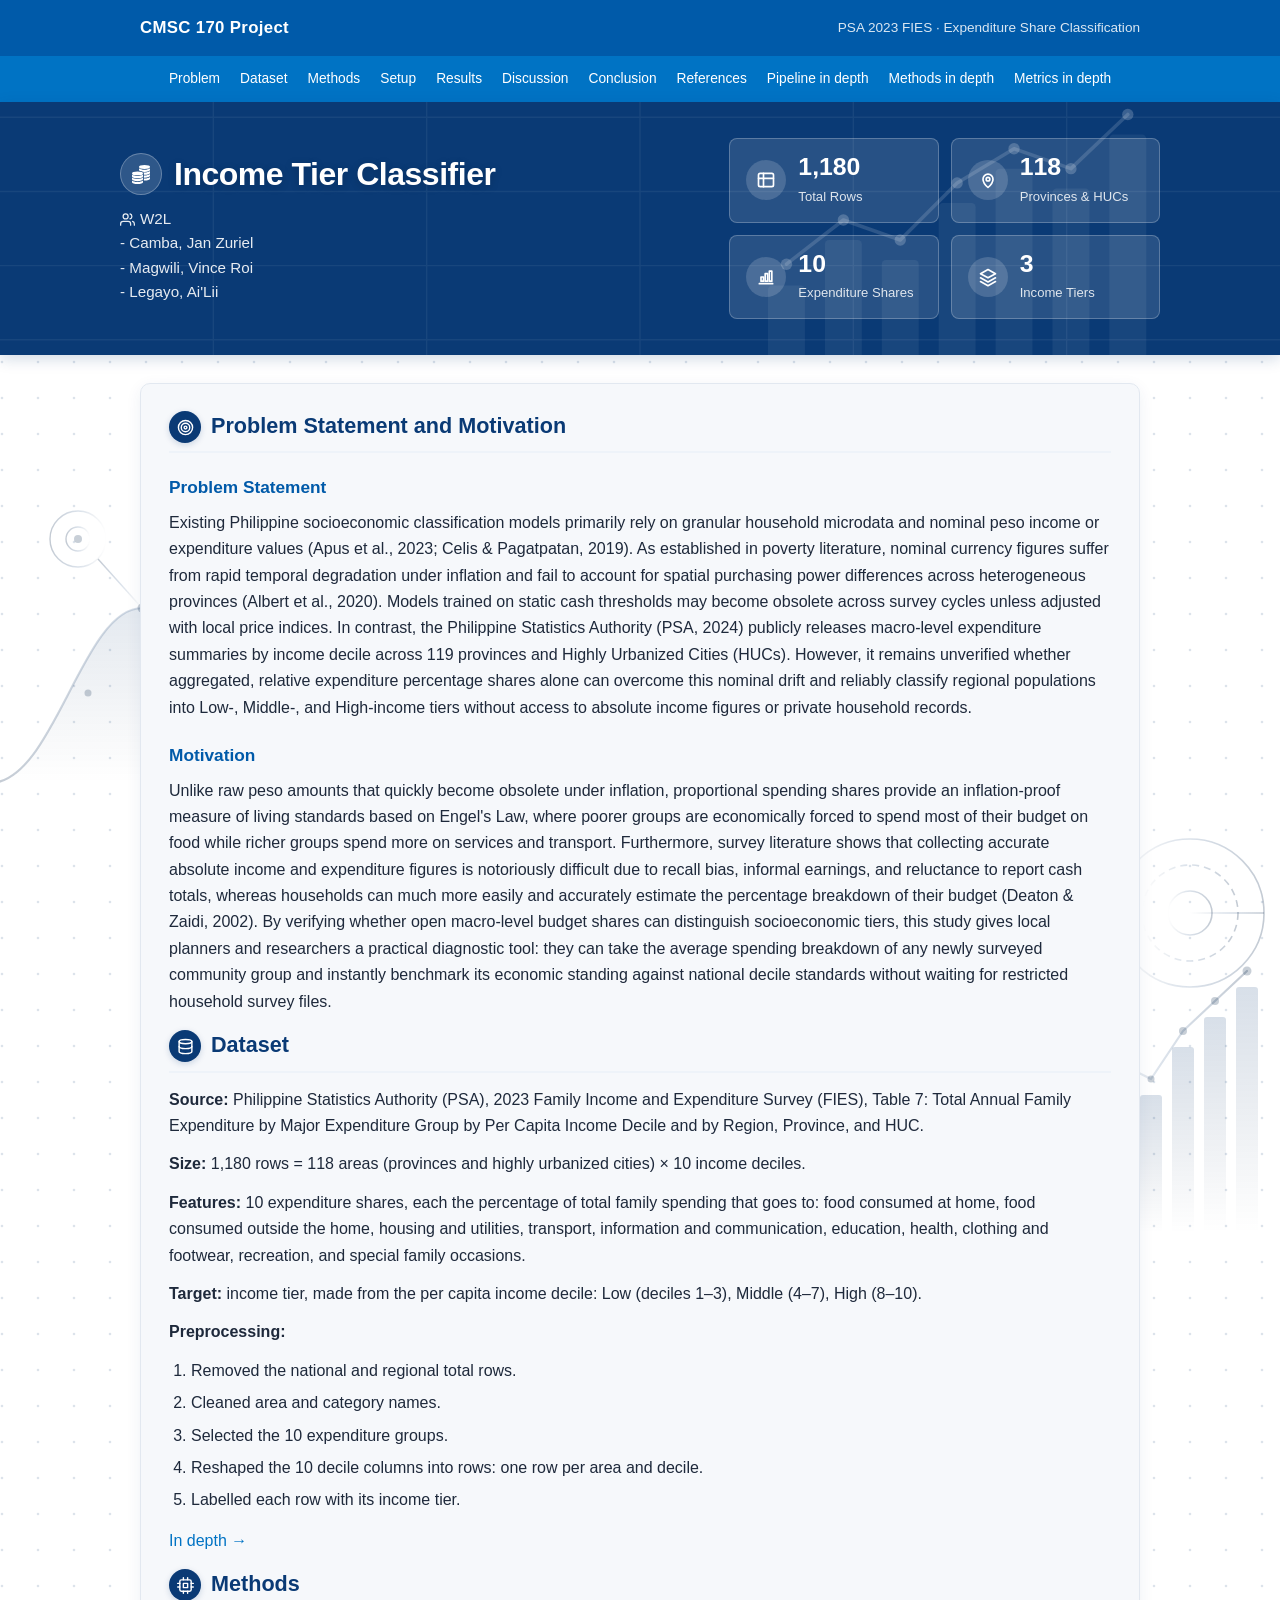
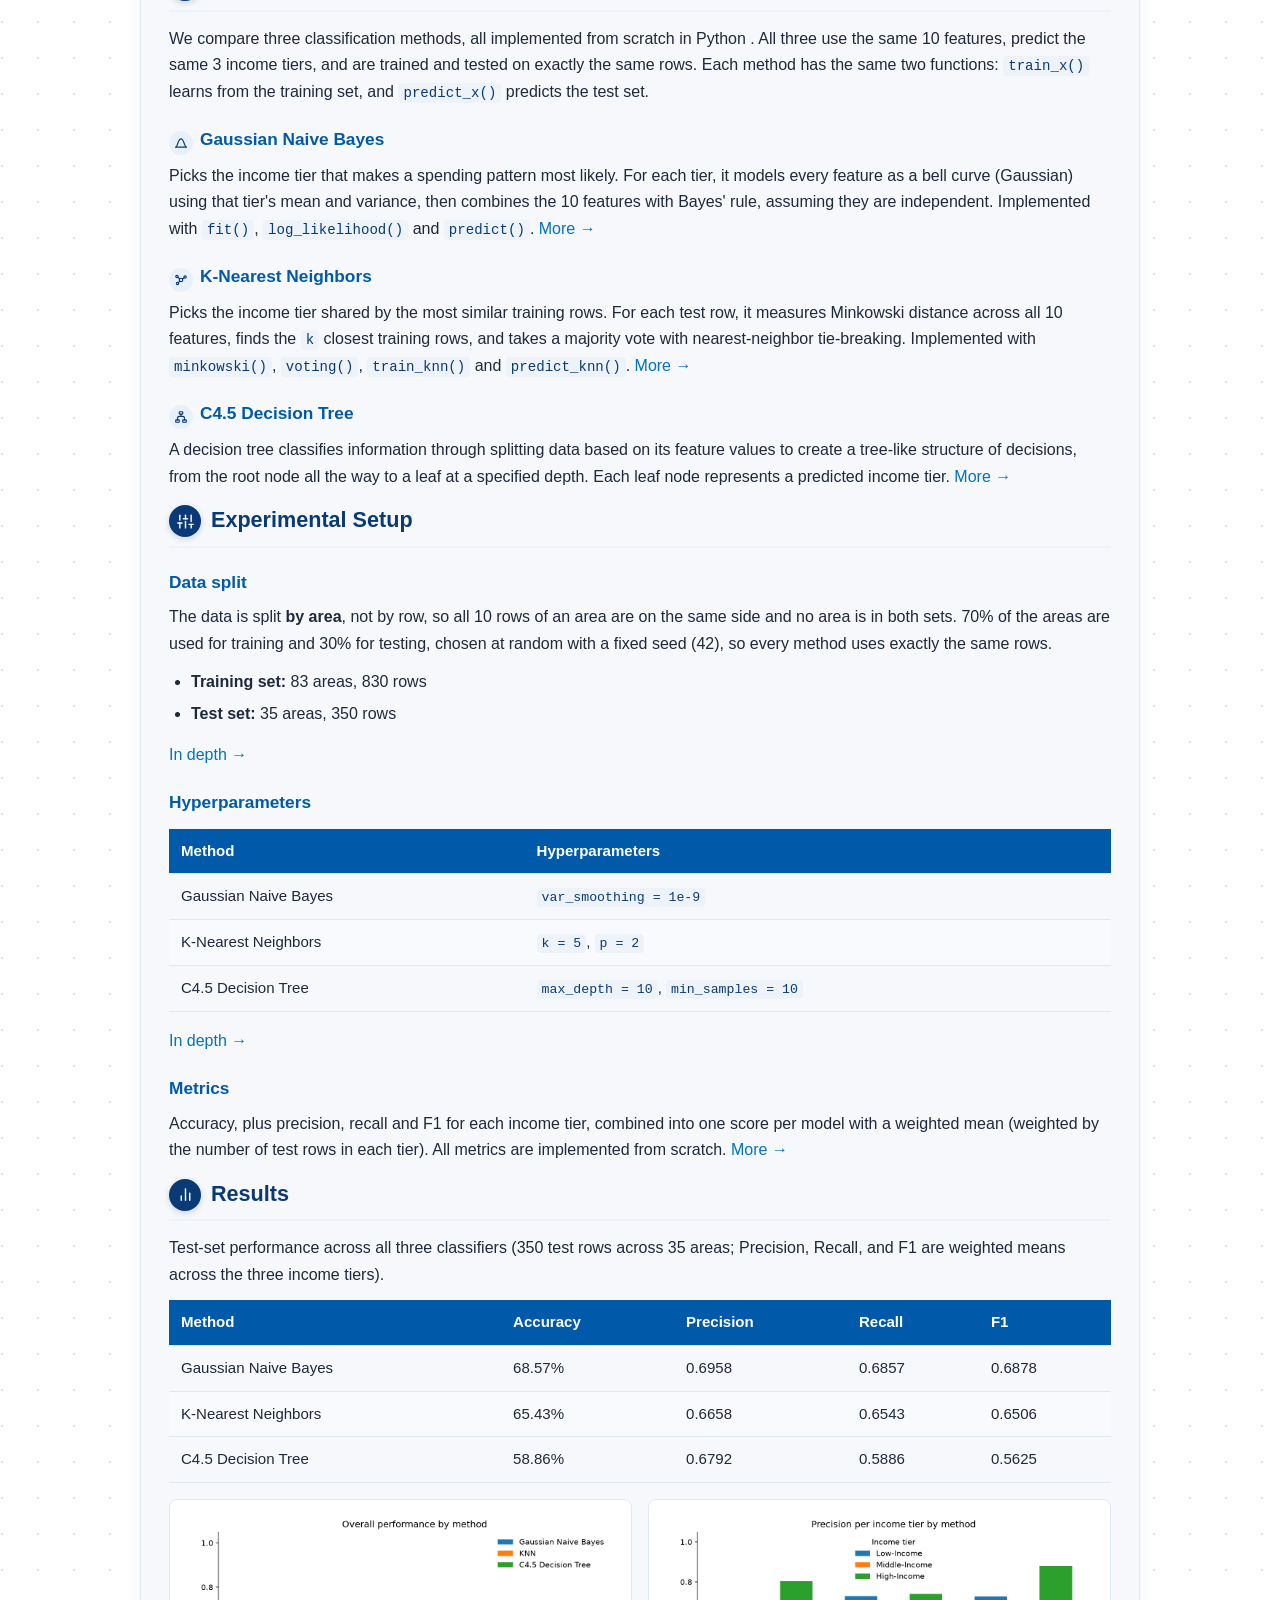
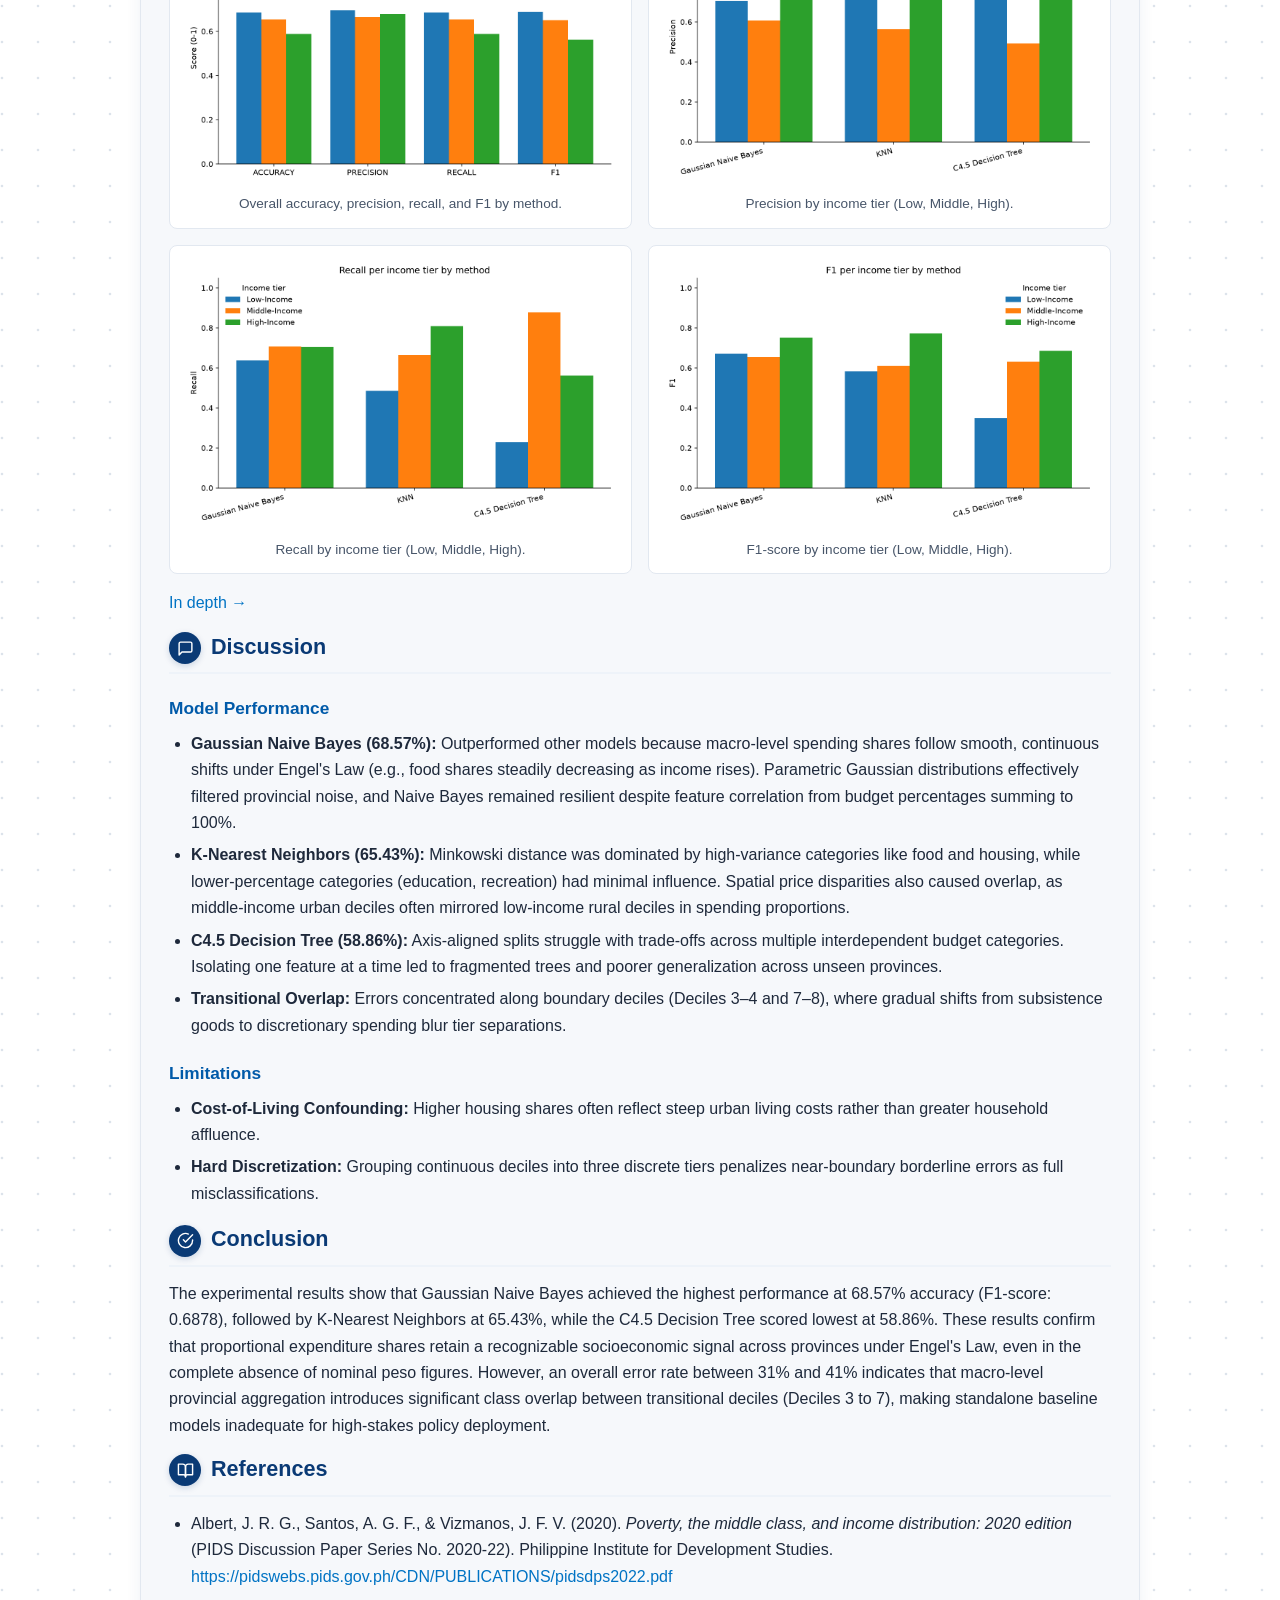
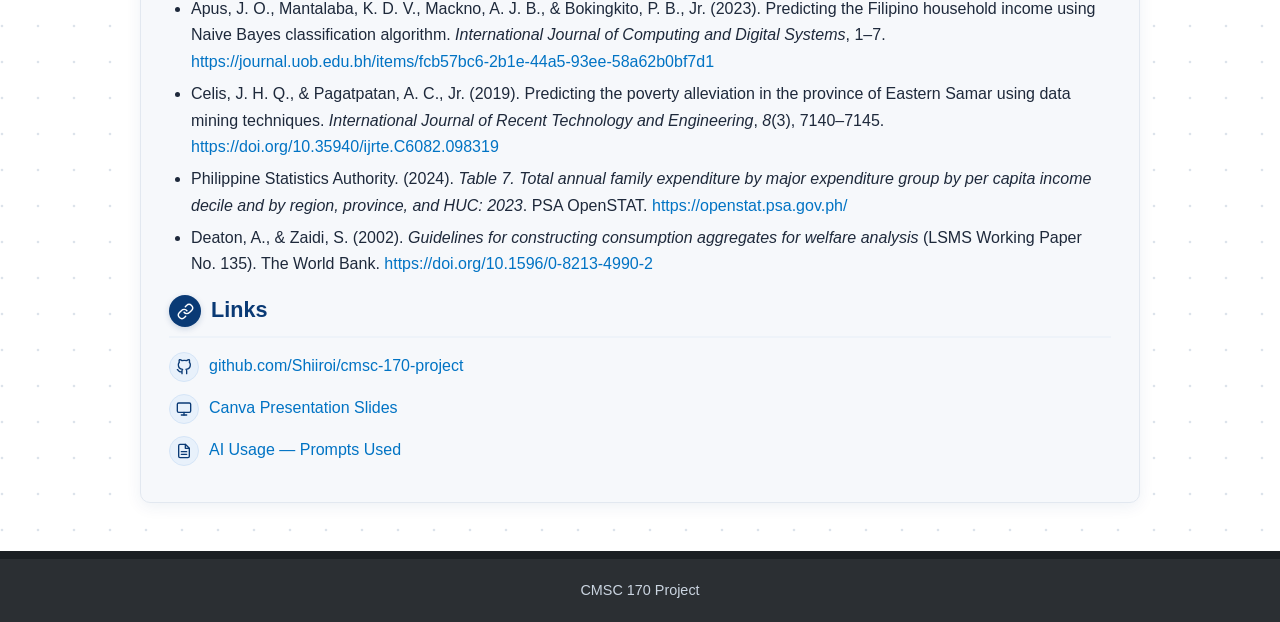
<file: docs/index.html>
<!DOCTYPE html>
<html lang="en">

<head>
    <meta charset="UTF-8">
    <meta name="viewport" content="width=device-width, initial-scale=1.0">
    <title>Income Tier Identifier</title>
    <link rel="stylesheet" href="css/style.css">
</head>

<body>
    <header class="site-header">
        <div class="agency-bar">
            <span class="agency-title">CMSC 170 Project</span>
            <span class="agency-subtitle">PSA 2023 FIES · Expenditure Share Classification</span>
        </div>
        <div class="site-nav-wrap">
            <nav class="site-nav">
                <a href="#problem">Problem</a>
                <a href="#dataset">Dataset</a>
                <a href="#methods">Methods</a>
                <a href="#setup">Setup</a>
                <a href="#results">Results</a>
                <a href="#discussion">Discussion</a>
                <a href="#conclusion">Conclusion</a>
                <a href="#references">References</a>
                <a href="pipeline.html">Pipeline in depth</a>
                <a href="methods.html">Methods in depth</a>
                <a href="metrics.html">Metrics in depth</a>
            </nav>
        </div>
    </header>

    <section class="hero">
        <div class="hero-inner">
            <div>
                <h1><span class="hero-title-icon" aria-hidden="true"><svg width="24" height="24" viewBox="0 0 24 24" fill="currentColor"><defs><mask id="coinFrontCut"><rect width="24" height="24" fill="#fff"/><path d="M2.1 11.4a6.4 2.6 0 0 1 12.8 0v8.8a6.4 2.6 0 0 1-12.8 0z" fill="#000"/></mask></defs><g mask="url(#coinFrontCut)"><ellipse cx="15.5" cy="5" rx="5.5" ry="1.9"/><path d="M10 6.2V8c0 1.05 2.46 1.9 5.5 1.9S21 9.05 21 8V6.2c-1.15.95-3.2 1.5-5.5 1.5s-4.35-.55-5.5-1.5z"/><path d="M10 9.1v1.8c0 1.05 2.46 1.9 5.5 1.9s5.5-.85 5.5-1.9V9.1c-1.15.95-3.2 1.5-5.5 1.5s-4.35-.55-5.5-1.5z"/><path d="M10 12v1.8c0 1.05 2.46 1.9 5.5 1.9s5.5-.85 5.5-1.9V12c-1.15.95-3.2 1.5-5.5 1.5s-4.35-.55-5.5-1.5z"/><path d="M10 14.9v1.8c0 1.05 2.46 1.9 5.5 1.9s5.5-.85 5.5-1.9v-1.8c-1.15.95-3.2 1.5-5.5 1.5s-4.35-.55-5.5-1.5z"/></g><ellipse cx="8.5" cy="11.4" rx="5.5" ry="1.9"/><path d="M3 12.6v1.8c0 1.05 2.46 1.9 5.5 1.9s5.5-.85 5.5-1.9v-1.8c-1.15.95-3.2 1.5-5.5 1.5S4.15 13.55 3 12.6z"/><path d="M3 15.5v1.8c0 1.05 2.46 1.9 5.5 1.9s5.5-.85 5.5-1.9v-1.8c-1.15.95-3.2 1.5-5.5 1.5s-4.35-.55-5.5-1.5z"/><path d="M3 18.4v1.8c0 1.05 2.46 1.9 5.5 1.9s5.5-.85 5.5-1.9v-1.8c-1.15.95-3.2 1.5-5.5 1.5s-4.35-.55-5.5-1.5z"/></svg></span>Income Tier Classifier</h1>
                <p class="members"><span class="inline-icon" aria-hidden="true"><svg width="15" height="15" viewBox="0 0 24 24" fill="none" stroke="currentColor" stroke-width="2" stroke-linecap="round" stroke-linejoin="round"><path d="M17 21v-2a4 4 0 0 0-4-4H5a4 4 0 0 0-4 4v2" /><circle cx="9" cy="7" r="4" /><path d="M23 21v-2a4 4 0 0 0-3-3.87" /><path d="M16 3.13a4 4 0 0 1 0 7.75" /></svg></span>W2L<br>
                    - Camba, Jan Zuriel<br>
                    - Magwili, Vince Roi<br>
                    - Legayo, Ai'Lii</p>
            </div>
            <div class="hero-stats">
                <div class="stat-card">
                    <span class="stat-icon" aria-hidden="true">
                        <svg width="20" height="20" viewBox="0 0 24 24" fill="none" stroke="currentColor"
                            stroke-width="2" stroke-linecap="round" stroke-linejoin="round">
                            <rect x="3" y="4" width="18" height="16" rx="2" />
                            <path d="M3 10h18M9 4v16" />
                        </svg>
                    </span>
                    <div>
                        <span class="stat-value">1,180</span>
                        <span class="stat-label">Total Rows</span>
                    </div>
                </div>
                <div class="stat-card">
                    <span class="stat-icon" aria-hidden="true">
                        <svg width="20" height="20" viewBox="0 0 24 24" fill="none" stroke="currentColor"
                            stroke-width="2" stroke-linecap="round" stroke-linejoin="round">
                            <path d="M12 21s-6-5.3-6-10a6 6 0 1 1 12 0c0 4.7-6 10-6 10z" />
                            <circle cx="12" cy="11" r="2.2" />
                        </svg>
                    </span>
                    <div>
                        <span class="stat-value">118</span>
                        <span class="stat-label">Provinces &amp; HUCs</span>
                    </div>
                </div>
                <div class="stat-card">
                    <span class="stat-icon" aria-hidden="true">
                        <svg width="20" height="20" viewBox="0 0 24 24" fill="none" stroke="currentColor"
                            stroke-width="2" stroke-linecap="round" stroke-linejoin="round">
                            <path d="M4 20h16" />
                            <rect x="6" y="12" width="3" height="5" />
                            <rect x="11" y="8" width="3" height="9" />
                            <rect x="16" y="5" width="3" height="12" />
                        </svg>
                    </span>
                    <div>
                        <span class="stat-value">10</span>
                        <span class="stat-label">Expenditure Shares</span>
                    </div>
                </div>
                <div class="stat-card">
                    <span class="stat-icon" aria-hidden="true">
                        <svg width="20" height="20" viewBox="0 0 24 24" fill="none" stroke="currentColor"
                            stroke-width="2" stroke-linecap="round" stroke-linejoin="round">
                            <polygon points="12 3 3 8 12 13 21 8 12 3" />
                            <polyline points="3 13 12 18 21 13" />
                            <polyline points="3 17.5 12 22.5 21 17.5" />
                        </svg>
                    </span>
                    <div>
                        <span class="stat-value">3</span>
                        <span class="stat-label">Income Tiers</span>
                    </div>
                </div>
            </div>
        </div>
    </section>

    <main>

        <!-- 2. Problem statement and motivation -->
        <section id="problem">
            <h2><span class="heading-icon" aria-hidden="true"><svg width="17" height="17" viewBox="0 0 24 24" fill="none" stroke="currentColor" stroke-width="2" stroke-linecap="round" stroke-linejoin="round"><circle cx="12" cy="12" r="10" /><circle cx="12" cy="12" r="6" /><circle cx="12" cy="12" r="2" /></svg></span>Problem Statement and Motivation</h2>

            <h3>Problem Statement</h3>
            <p>Existing Philippine socioeconomic classification models primarily rely on granular household microdata
                and nominal peso income or expenditure values (Apus et al., 2023; Celis &amp; Pagatpatan, 2019). As
                established in poverty literature, nominal currency figures suffer from rapid temporal degradation under
                inflation and fail to account for spatial purchasing power differences across heterogeneous provinces
                (Albert et al., 2020). Models trained on static cash thresholds may become obsolete across survey
                cycles unless adjusted with local price indices. In contrast, the Philippine Statistics Authority (PSA,
                2024) publicly releases macro-level expenditure summaries by income decile across 119 provinces and
                Highly Urbanized Cities (HUCs). However, it remains unverified whether aggregated, relative expenditure
                percentage shares alone can overcome this nominal drift and reliably classify regional populations into
                Low-, Middle-, and High-income tiers without access to absolute income figures or private household
                records.</p>

            <h3>Motivation</h3>
            <p>
                Unlike raw peso amounts that quickly become obsolete under inflation, proportional spending shares
                provide an inflation-proof measure of living standards based on Engel's Law, where poorer groups are
                economically forced to spend most of their budget on food while richer groups spend more on services and
                transport. Furthermore, survey literature shows that collecting accurate absolute income and expenditure
                figures is notoriously difficult due to recall bias, informal earnings, and reluctance to report cash
                totals, whereas households can much more easily and accurately estimate the percentage breakdown of
                their budget (Deaton &amp; Zaidi, 2002). By verifying whether open macro-level budget shares can
                distinguish socioeconomic tiers, this study gives local planners and researchers a practical diagnostic
                tool: they can take the average spending breakdown of any newly surveyed community group and instantly
                benchmark its economic standing against national decile standards without waiting for restricted
                household survey files.
            </p>

            <!-- 3. Dataset description -->
            <section id="dataset">
                <h2><span class="heading-icon" aria-hidden="true"><svg width="17" height="17" viewBox="0 0 24 24" fill="none" stroke="currentColor" stroke-width="2" stroke-linecap="round" stroke-linejoin="round"><ellipse cx="12" cy="5" rx="9" ry="3" /><path d="M21 12c0 1.66-4 3-9 3s-9-1.34-9-3" /><path d="M3 5v14c0 1.66 4 3 9 3s9-1.34 9-3V5" /></svg></span>Dataset</h2>
                <p><strong>Source:</strong> Philippine Statistics Authority (PSA), 2023 Family Income
                    and Expenditure Survey (FIES), Table 7: Total Annual Family Expenditure by Major
                    Expenditure Group by Per Capita Income Decile and by Region, Province, and HUC.</p>
                <p><strong>Size:</strong> 1,180 rows = 118 areas (provinces and highly urbanized cities)
                    × 10 income deciles.</p>
                <p><strong>Features:</strong> 10 expenditure shares, each the percentage of total family
                    spending that goes to: food consumed at home, food consumed outside the home,
                    housing and utilities, transport, information and communication, education, health,
                    clothing and footwear, recreation, and special family occasions.</p>
                <p><strong>Target:</strong> income tier, made from the per capita income decile:
                    Low (deciles 1–3), Middle (4–7), High (8–10).</p>
                <p><strong>Preprocessing:</strong></p>
                <ol>
                    <li>Removed the national and regional total rows.</li>
                    <li>Cleaned area and category names.</li>
                    <li>Selected the 10 expenditure groups.</li>
                    <li>Reshaped the 10 decile columns into rows: one row per area and decile.</li>
                    <li>Labelled each row with its income tier.</li>
                </ol>
                <p><a href="pipeline.html#preprocessing">In depth →</a></p>
            </section>

            <!-- 4. Methods -->
            <section id="methods">
                <h2><span class="heading-icon" aria-hidden="true"><svg width="17" height="17" viewBox="0 0 24 24" fill="none" stroke="currentColor" stroke-width="2" stroke-linecap="round" stroke-linejoin="round"><rect x="4" y="4" width="16" height="16" rx="2" /><rect x="9" y="9" width="6" height="6" /><path d="M9 1v3M15 1v3M9 20v3M15 20v3M20 9h3M20 14h3M1 9h3M1 14h3" /></svg></span>Methods</h2>
                <p>We compare three classification methods, all implemented from scratch in Python
                    . All three use the same 10 features, predict the same 3 income tiers,
                    and are trained and tested on exactly the same rows. Each method has the same
                    two functions: <code>train_x()</code> learns from the training set, and
                    <code>predict_x()</code> predicts the test set.
                </p>

                <h3><span class="sub-icon" aria-hidden="true"><svg width="14" height="14" viewBox="0 0 24 24" fill="none" stroke="currentColor" stroke-width="2" stroke-linecap="round" stroke-linejoin="round"><path d="M3 19c3 0 4-14 9-14s6 14 9 14" /><line x1="3" y1="19" x2="21" y2="19" /></svg></span>Gaussian Naive Bayes</h3>
                <p>Picks the income tier that makes a spending pattern most likely. For each tier, it
                    models every feature as a bell curve (Gaussian) using that tier's mean and
                    variance, then combines the 10 features with Bayes' rule, assuming they are
                    independent. Implemented with <code>fit()</code>, <code>log_likelihood()</code>
                    and <code>predict()</code>. <a href="methods.html#naive-bayes">More →</a></p>

                <h3><span class="sub-icon" aria-hidden="true"><svg width="14" height="14" viewBox="0 0 24 24" fill="none" stroke="currentColor" stroke-width="2" stroke-linecap="round" stroke-linejoin="round"><circle cx="12" cy="12" r="3" /><circle cx="5" cy="6" r="2" /><circle cx="19" cy="7" r="2" /><circle cx="6" cy="18" r="2" /><line x1="9.8" y1="10" x2="6.6" y2="7.4" /><line x1="14.5" y1="10.4" x2="17.3" y2="8.2" /><line x1="9.9" y1="14.1" x2="7.5" y2="16.5" /></svg></span>K-Nearest Neighbors</h3>
                <p>Picks the income tier shared by the most similar training rows. For each test row,
                    it measures Minkowski distance across all 10 features, finds the <code>k</code>
                    closest training rows, and takes a majority vote with nearest-neighbor
                    tie-breaking. Implemented with <code>minkowski()</code>, <code>voting()</code>,
                    <code>train_knn()</code> and <code>predict_knn()</code>. <a href="methods.html#knn">More →</a>
                </p>

                <h3><span class="sub-icon" aria-hidden="true"><svg width="14" height="14" viewBox="0 0 24 24" fill="none" stroke="currentColor" stroke-width="2" stroke-linecap="round" stroke-linejoin="round"><rect x="9" y="3" width="6" height="4" rx="1" /><rect x="3" y="17" width="6" height="4" rx="1" /><rect x="15" y="17" width="6" height="4" rx="1" /><path d="M12 7v4M6 17v-3a3 3 0 0 1 3-3h6a3 3 0 0 1 3 3v3" /></svg></span>C4.5 Decision Tree</h3>
                <p>A decision tree classifies information through splitting data based on its feature values to create a tree-like structure of decisions,
                from the root node all the way to a leaf at a specified depth. Each leaf node represents a predicted income tier. <a href="methods.html#decision-tree">More →</a></p>
            </section>

            <!-- 5. Experimental setup -->
            <section id="setup">
                <h2><span class="heading-icon" aria-hidden="true"><svg width="17" height="17" viewBox="0 0 24 24" fill="none" stroke="currentColor" stroke-width="2" stroke-linecap="round" stroke-linejoin="round"><line x1="4" y1="21" x2="4" y2="14" /><line x1="4" y1="10" x2="4" y2="3" /><line x1="12" y1="21" x2="12" y2="12" /><line x1="12" y1="8" x2="12" y2="3" /><line x1="20" y1="21" x2="20" y2="16" /><line x1="20" y1="12" x2="20" y2="3" /><line x1="1" y1="14" x2="7" y2="14" /><line x1="9" y1="8" x2="15" y2="8" /><line x1="17" y1="16" x2="23" y2="16" /></svg></span>Experimental Setup</h2>

                <h3>Data split</h3>
                <p>The data is split <strong>by area</strong>, not by row, so all 10 rows of an area
                    are on the same side and no area is in both sets. 70% of the areas are used for
                    training and 30% for testing, chosen at random with a fixed seed (42), so every
                    method uses exactly the same rows.</p>
                <ul>
                    <li><strong>Training set:</strong> 83 areas, 830 rows</li>
                    <li><strong>Test set:</strong> 35 areas, 350 rows</li>
                </ul>
                <p><a href="pipeline.html#split">In depth →</a></p>

                <h3>Hyperparameters</h3>
                <table>
                    <thead>
                        <tr>
                            <th>Method</th>
                            <th>Hyperparameters</th>
                        </tr>
                    </thead>
                    <tbody>
                        <tr>
                            <td>Gaussian Naive Bayes</td>
                            <td><code>var_smoothing = 1e-9</code></td>
                        </tr>
                        <tr>
                            <td>K-Nearest Neighbors</td>
                            <td><code>k = 5</code>, <code>p = 2</code></td>
                        </tr>
                        <tr>
                            <td>C4.5 Decision Tree</td>
                            <td><code>max_depth = 10</code>, <code>min_samples = 10</code></td>
                        </tr>
                    </tbody>
                </table>
                <p><a href="pipeline.html#training">In depth →</a></p>

                <h3>Metrics</h3>
                <p>Accuracy, plus precision, recall and F1 for each income tier, combined into one
                    score per model with a weighted mean (weighted by the number of test rows in each
                    tier). All metrics are implemented from scratch.
                    <a href="metrics.html">More →</a>
                </p>
            </section>

            <!-- 6. Results -->
            <section id="results">
                <h2><span class="heading-icon" aria-hidden="true"><svg width="17" height="17" viewBox="0 0 24 24" fill="none" stroke="currentColor" stroke-width="2" stroke-linecap="round" stroke-linejoin="round"><line x1="18" y1="20" x2="18" y2="10" /><line x1="12" y1="20" x2="12" y2="4" /><line x1="6" y1="20" x2="6" y2="14" /></svg></span>Results</h2>
                <p>Test-set performance across all three classifiers (350 test rows across 35 areas;
                    Precision, Recall, and F1 are weighted means across the three income tiers).</p>
                <table>
                    <thead>
                        <tr>
                            <th>Method</th>
                            <th>Accuracy</th>
                            <th>Precision</th>
                            <th>Recall</th>
                            <th>F1</th>
                        </tr>
                    </thead>
                    <tbody>
                        <tr>
                            <td>Gaussian Naive Bayes</td>
                            <td>68.57%</td>
                            <td>0.6958</td>
                            <td>0.6857</td>
                            <td>0.6878</td>
                        </tr>
                        <tr>
                            <td>K-Nearest Neighbors</td>
                            <td>65.43%</td>
                            <td>0.6658</td>
                            <td>0.6543</td>
                            <td>0.6506</td>
                        </tr>
                        <tr>
                            <td>C4.5 Decision Tree</td>
                            <td>58.86%</td>
                            <td>0.6792</td>
                            <td>0.5886</td>
                            <td>0.5625</td>
                        </tr>
                    </tbody>
                </table>

                <div class="figures-grid">
                    <figure class="figure-card">
                        <img src="assets/figures/overall_metrics.png"
                            alt="Bar chart comparing overall accuracy, precision, recall, and F1 across all three methods">
                        <figcaption>Overall accuracy, precision, recall, and F1 by method.</figcaption>
                    </figure>
                    <figure class="figure-card">
                        <img src="assets/figures/precision_by_tier.png"
                            alt="Bar chart comparing precision by income tier across all three methods">
                        <figcaption>Precision by income tier (Low, Middle, High).</figcaption>
                    </figure>
                    <figure class="figure-card">
                        <img src="assets/figures/recall_by_tier.png"
                            alt="Bar chart comparing recall by income tier across all three methods">
                        <figcaption>Recall by income tier (Low, Middle, High).</figcaption>
                    </figure>
                    <figure class="figure-card">
                        <img src="assets/figures/f1_by_tier.png"
                            alt="Bar chart comparing F1 score by income tier across all three methods">
                        <figcaption>F1-score by income tier (Low, Middle, High).</figcaption>
                    </figure>
                </div>

                <p><a href="pipeline.html#evaluation">In depth →</a></p>
            </section>

            <!-- 7. Discussion -->
            <section id="discussion">
                <h2><span class="heading-icon" aria-hidden="true"><svg width="17" height="17" viewBox="0 0 24 24" fill="none" stroke="currentColor" stroke-width="2" stroke-linecap="round" stroke-linejoin="round"><path d="M21 15a2 2 0 0 1-2 2H7l-4 4V5a2 2 0 0 1 2-2h14a2 2 0 0 1 2 2z" /></svg></span>Discussion</h2>
                <h3>Model Performance</h3>
                <ul>
                    <li><strong>Gaussian Naive Bayes (68.57%):</strong> Outperformed other models because
                        macro-level spending shares follow smooth, continuous shifts under Engel's Law (e.g., food
                        shares steadily decreasing as income rises). Parametric Gaussian distributions effectively
                        filtered provincial noise, and Naive Bayes remained resilient despite feature correlation from
                        budget percentages summing to 100%.</li>
                    <li><strong>K-Nearest Neighbors (65.43%):</strong> Minkowski distance was dominated by
                        high-variance categories like food and housing, while lower-percentage categories (education,
                        recreation) had minimal influence. Spatial price disparities also caused overlap, as
                        middle-income urban deciles often mirrored low-income rural deciles in spending proportions.</li>
                    <li><strong>C4.5 Decision Tree (58.86%):</strong> Axis-aligned splits struggle with trade-offs
                        across multiple interdependent budget categories. Isolating one feature at a time led to
                        fragmented trees and poorer generalization across unseen provinces.</li>
                    <li><strong>Transitional Overlap:</strong> Errors concentrated along boundary deciles (Deciles
                        3–4 and 7–8), where gradual shifts from subsistence goods to discretionary spending blur tier
                        separations.</li>
                </ul>

                <h3>Limitations</h3>
                <ul>
                    <li><strong>Cost-of-Living Confounding:</strong> Higher housing shares often reflect steep urban
                        living costs rather than greater household affluence.</li>
                    <li><strong>Hard Discretization:</strong> Grouping continuous deciles into three discrete tiers
                        penalizes near-boundary borderline errors as full misclassifications.</li>
                </ul>
            </section>

            <!-- 8. Conclusion -->
            <section id="conclusion">
                <h2><span class="heading-icon" aria-hidden="true"><svg width="17" height="17" viewBox="0 0 24 24" fill="none" stroke="currentColor" stroke-width="2" stroke-linecap="round" stroke-linejoin="round"><path d="M22 11.08V12a10 10 0 1 1-5.93-9.14" /><polyline points="22 4 12 14.01 9 11.01" /></svg></span>Conclusion</h2>
                <p>The experimental results show that Gaussian Naive Bayes achieved the highest performance at 68.57%
                    accuracy (F1-score: 0.6878), followed by K-Nearest Neighbors at 65.43%, while the C4.5 Decision Tree
                    scored lowest at 58.86%. These results confirm that proportional expenditure shares retain a
                    recognizable socioeconomic signal across provinces under Engel's Law, even in the complete absence
                    of nominal peso figures. However, an overall error rate between 31% and 41% indicates that
                    macro-level provincial aggregation introduces significant class overlap between transitional deciles
                    (Deciles 3 to 7), making standalone baseline models inadequate for high-stakes policy deployment.
                </p>
            </section>

            <!-- 9. References -->
            <section id="references">
                <h2><span class="heading-icon" aria-hidden="true"><svg width="17" height="17" viewBox="0 0 24 24" fill="none" stroke="currentColor" stroke-width="2" stroke-linecap="round" stroke-linejoin="round"><path d="M2 3h6a4 4 0 0 1 4 4v14a3 3 0 0 0-3-3H2z" /><path d="M22 3h-6a4 4 0 0 0-4 4v14a3 3 0 0 1 3-3h7z" /></svg></span>References</h2>
                <ul>
                    <li>Albert, J. R. G., Santos, A. G. F., &amp; Vizmanos, J. F. V. (2020). <em>Poverty, the middle
                            class, and income distribution: 2020 edition</em> (PIDS Discussion Paper Series No.
                        2020-22). Philippine Institute for Development Studies. <a
                            href="https://pidswebs.pids.gov.ph/CDN/PUBLICATIONS/pidsdps2022.pdf">https://pidswebs.pids.gov.ph/CDN/PUBLICATIONS/pidsdps2022.pdf</a>
                    </li>
                    <li>Apus, J. O., Mantalaba, K. D. V., Mackno, A. J. B., &amp; Bokingkito, P. B., Jr. (2023).
                        Predicting the Filipino household income using Naive Bayes classification algorithm.
                        <em>International Journal of Computing and Digital Systems</em>, 1–7. <a
                            href="https://journal.uob.edu.bh/items/fcb57bc6-2b1e-44a5-93ee-58a62b0bf7d1">https://journal.uob.edu.bh/items/fcb57bc6-2b1e-44a5-93ee-58a62b0bf7d1</a>
                    </li>
                    <li>Celis, J. H. Q., &amp; Pagatpatan, A. C., Jr. (2019). Predicting the poverty alleviation in the
                        province of Eastern Samar using data mining techniques. <em>International Journal of Recent
                            Technology and Engineering</em>, <em>8</em>(3), 7140–7145. <a
                            href="https://doi.org/10.35940/ijrte.C6082.098319">https://doi.org/10.35940/ijrte.C6082.098319</a>
                    </li>
                    <li>Philippine Statistics Authority. (2024). <em>Table 7. Total annual family expenditure by major
                            expenditure group by per capita income decile and by region, province, and HUC: 2023</em>.
                        PSA OpenSTAT. <a href="https://openstat.psa.gov.ph/">https://openstat.psa.gov.ph/</a></li>
                    <li>Deaton, A., &amp; Zaidi, S. (2002). <em>Guidelines for constructing consumption aggregates for
                            welfare analysis</em> (LSMS Working Paper No. 135). The World Bank. <a
                            href="https://doi.org/10.1596/0-8213-4990-2">https://doi.org/10.1596/0-8213-4990-2</a>
                    </li>
                </ul>
            </section>

            <!-- 10. Links -->
            <section id="links">
                <h2><span class="heading-icon" aria-hidden="true"><svg width="17" height="17" viewBox="0 0 24 24" fill="none" stroke="currentColor" stroke-width="2" stroke-linecap="round" stroke-linejoin="round"><path d="M10 13a5 5 0 0 0 7.54.54l3-3a5 5 0 0 0-7.07-7.07l-1.72 1.71" /><path d="M14 11a5 5 0 0 0-7.54-.54l-3 3a5 5 0 0 0 7.07 7.07l1.71-1.71" /></svg></span>Links</h2>
                <p class="icon-link-row"><span class="link-icon-badge" title="Repository" aria-label="Repository"><svg width="16" height="16" viewBox="0 0 24 24" fill="none" stroke="currentColor" stroke-width="2" stroke-linecap="round" stroke-linejoin="round"><path d="M9 19c-5 1.5-5-2.5-7-3m14 6v-3.87a3.37 3.37 0 0 0-.94-2.61c3.14-.35 6.44-1.54 6.44-7A5.44 5.44 0 0 0 20 4.77 5.07 5.07 0 0 0 19.91 1S18.73.65 16 2.48a13.38 13.38 0 0 0-7 0C6.27.65 5.09 1 5.09 1A5.07 5.07 0 0 0 5 4.77a5.44 5.44 0 0 0-1.5 3.78c0 5.42 3.3 6.61 6.44 7A3.37 3.37 0 0 0 9 18.13V22" /></svg></span><a
                        href="https://github.com/Shiiroi/cmsc-170-project">github.com/Shiiroi/cmsc-170-project</a></p>
                <p class="icon-link-row"><span class="link-icon-badge" title="Presentation slides" aria-label="Presentation slides"><svg width="16" height="16" viewBox="0 0 24 24" fill="none" stroke="currentColor" stroke-width="2" stroke-linecap="round" stroke-linejoin="round"><rect x="2" y="3" width="20" height="14" rx="2" /><line x1="8" y1="21" x2="16" y2="21" /><line x1="12" y1="17" x2="12" y2="21" /></svg></span><a href="https://canva.link/pek3o3f7ywwzvnx">Canva Presentation Slides</a></p>
                <p class="icon-link-row"><span class="link-icon-badge" title="AI Usage" aria-label="AI Usage"><svg width="16" height="16" viewBox="0 0 24 24" fill="none" stroke="currentColor" stroke-width="2" stroke-linecap="round" stroke-linejoin="round"><path d="M14 2H6a2 2 0 0 0-2 2v16a2 2 0 0 0 2 2h12a2 2 0 0 0 2-2V8z" /><polyline points="14 2 14 8 20 8" /><line x1="16" y1="13" x2="8" y2="13" /><line x1="16" y1="17" x2="8" y2="17" /></svg></span><a
                        href="https://docs.google.com/document/d/1VS-GIzREcD5PPSYVX7Pwzj4gUaNoAyYzvNRBpvaSlmA/edit?usp=drivesdk">AI Usage — Prompts Used</a></p>
            </section>
    </main>

    <footer class="site-footer">
        <p>CMSC 170 Project</p>
    </footer>
</body>

</html>
</file>
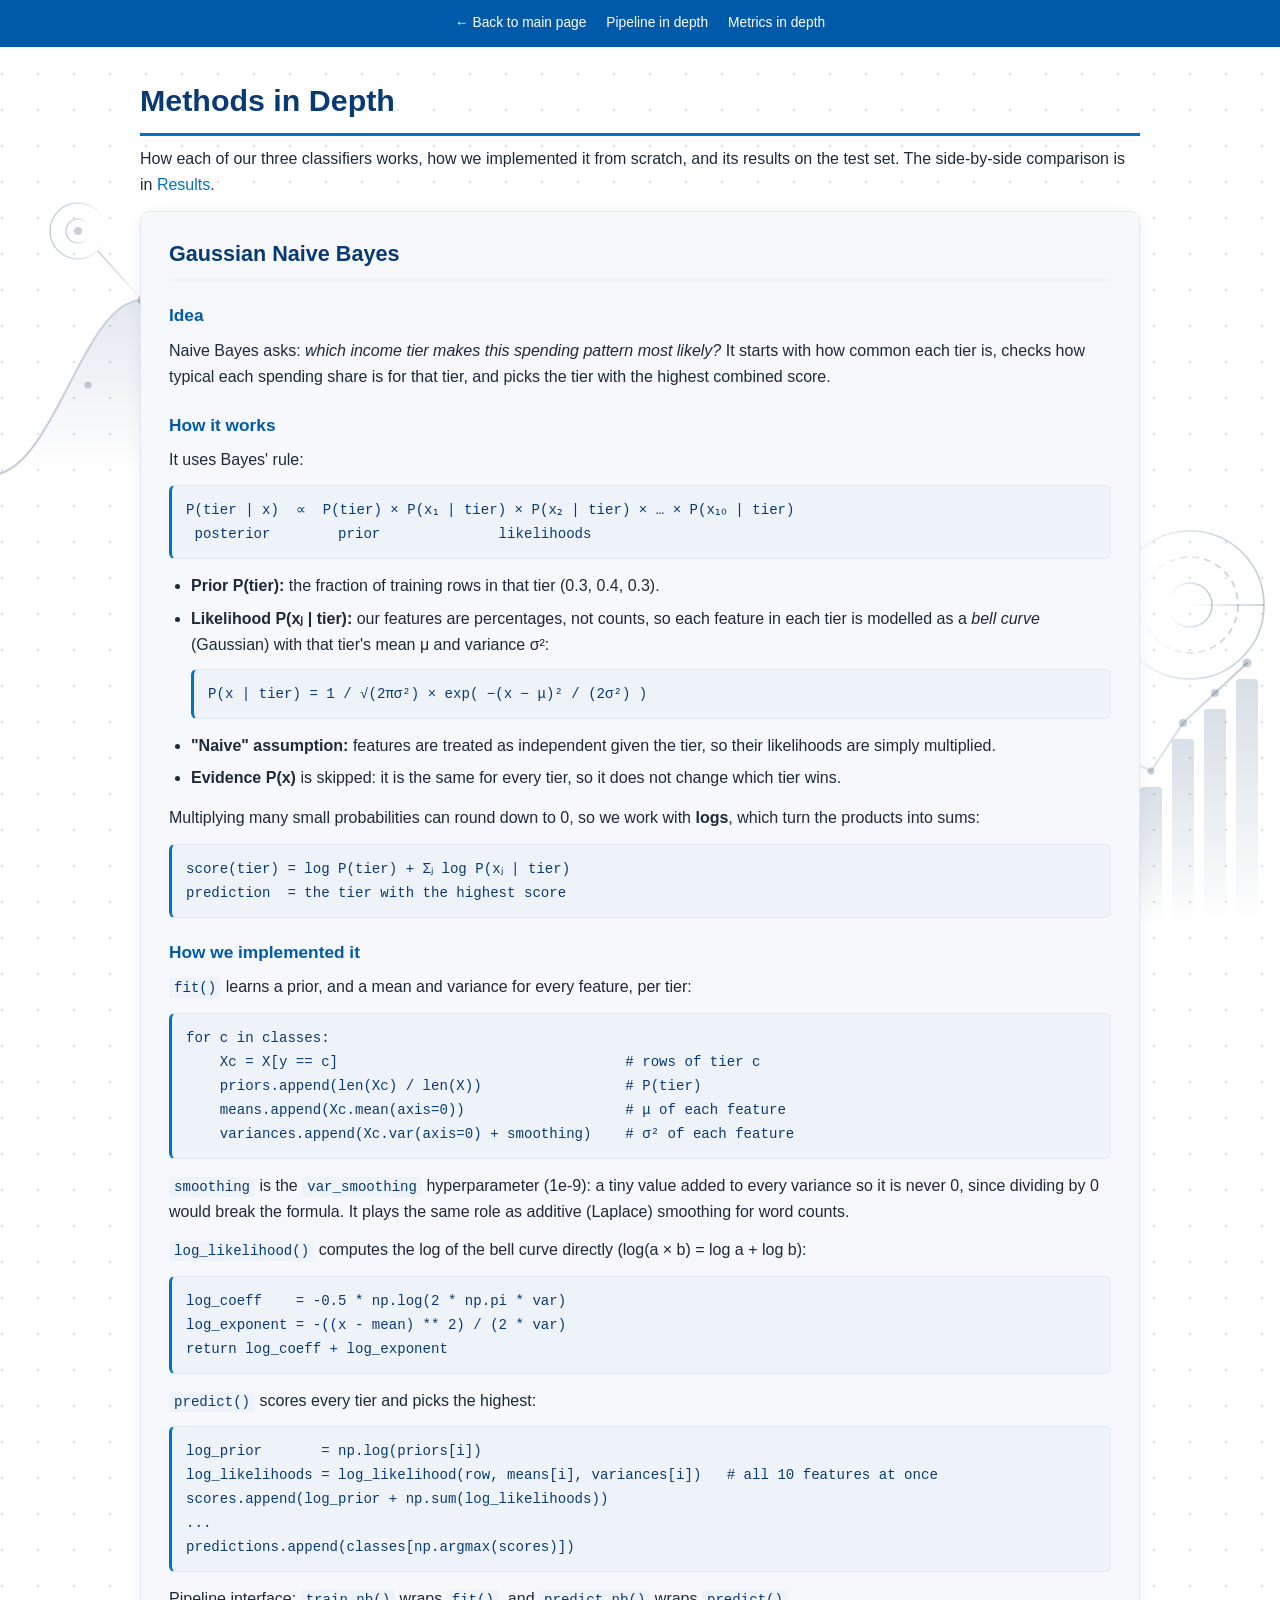
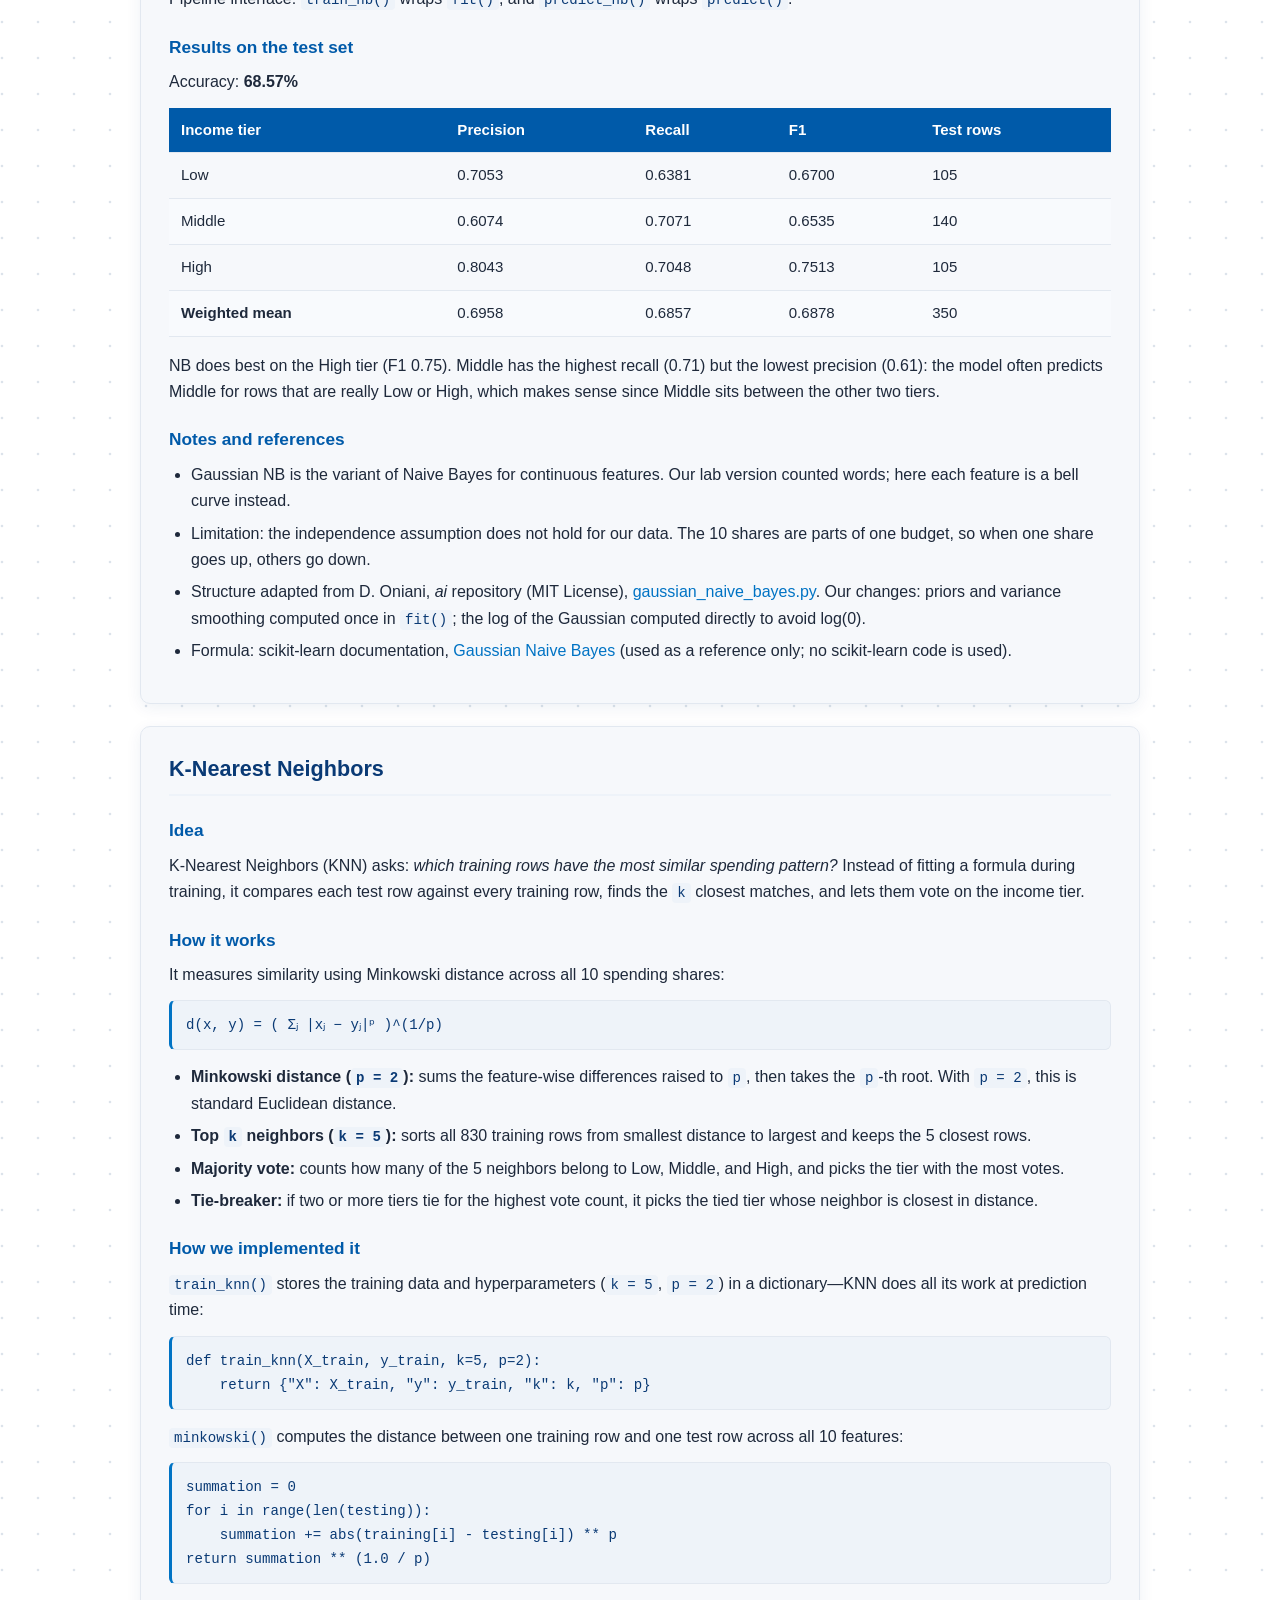
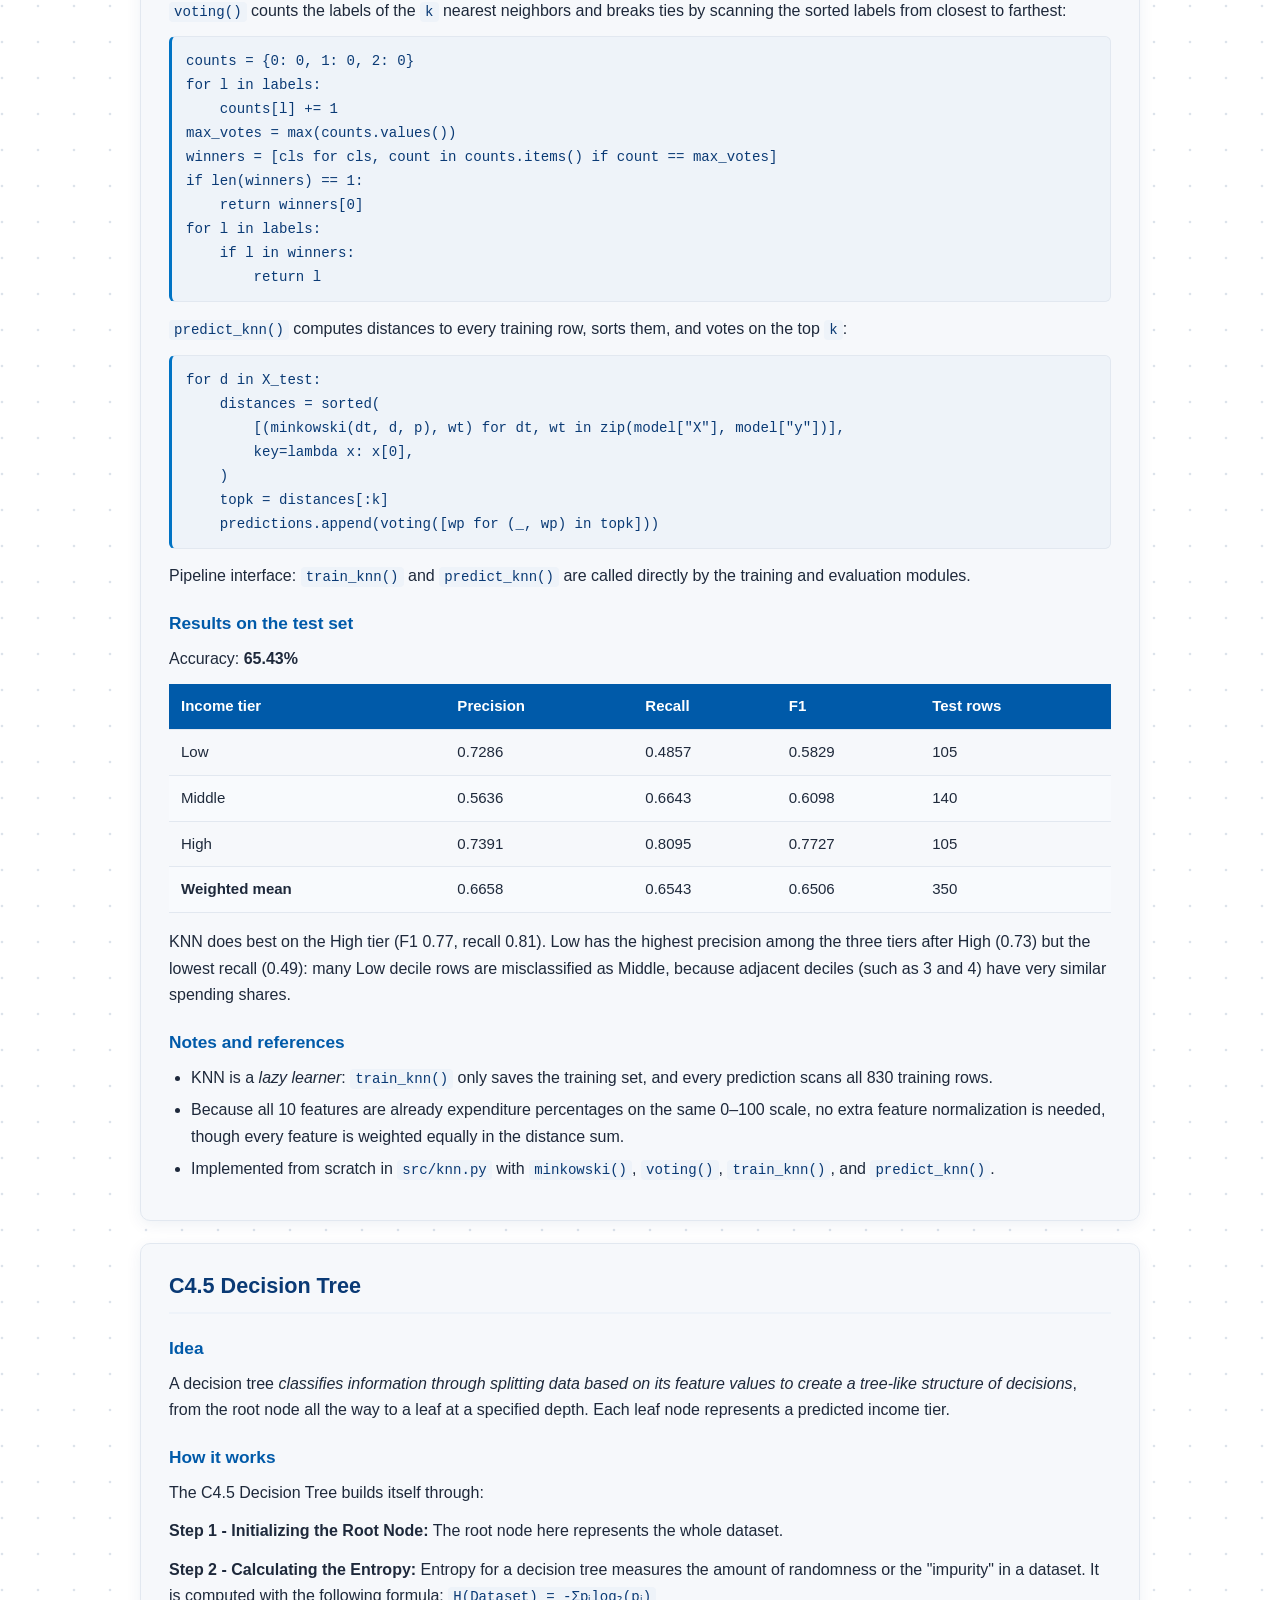
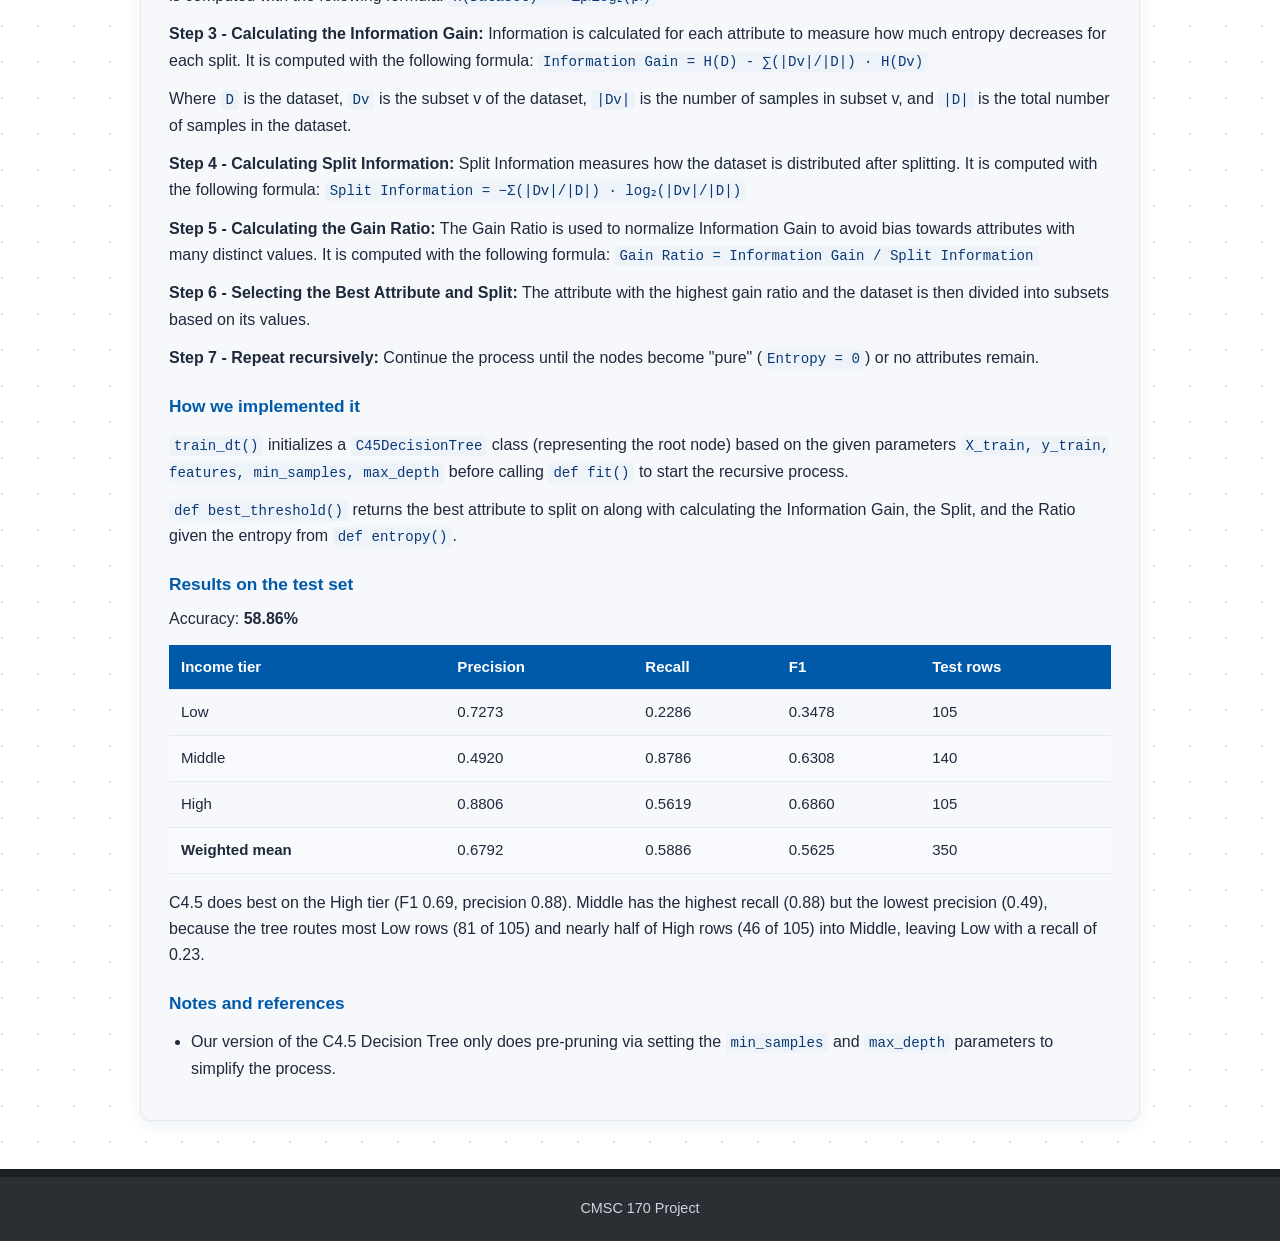
<file: docs/methods.html>
<!DOCTYPE html>
<html lang="en">

<head>
    <meta charset="UTF-8">
    <meta name="viewport" content="width=device-width, initial-scale=1.0">
    <title>Methods in Depth — CMSC 170 Project</title>
    <link rel="stylesheet" href="css/style.css">
</head>

<body>
    <header class="site-header">
        <nav class="site-nav">
            <a href="index.html">← Back to main page</a>
            <a href="pipeline.html">Pipeline in depth</a>
            <a href="metrics.html">Metrics in depth</a>
        </nav>
    </header>

    <main>
        <h1>Methods in Depth</h1>
        <p>How each of our three classifiers works, how we implemented it from scratch, and its
            results on the test set. The side-by-side comparison is in
            <a href="index.html#results">Results</a>.
        </p>

        <section id="naive-bayes">
            <h2>Gaussian Naive Bayes</h2>

            <h3>Idea</h3>
            <p>
                Naive Bayes asks: <em>which income tier makes this spending pattern most likely?</em>
                It starts with how common each tier is, checks how typical each spending share is
                for that tier, and picks the tier with the highest combined score.
            </p>

            <h3>How it works</h3>
            <p>It uses Bayes' rule:</p>
            <pre><code>P(tier | x)  ∝  P(tier) × P(x₁ | tier) × P(x₂ | tier) × … × P(x₁₀ | tier)
 posterior        prior              likelihoods</code></pre>
            <ul>
                <li><strong>Prior P(tier):</strong> the fraction of training rows in that tier
                    (0.3, 0.4, 0.3).</li>
                <li><strong>Likelihood P(xⱼ | tier):</strong> our features are percentages, not
                    counts, so each feature in each tier is modelled as a <em>bell curve</em>
                    (Gaussian) with that tier's mean μ and variance σ²:
                    <pre><code>P(x | tier) = 1 / √(2πσ²) × exp( −(x − μ)² / (2σ²) )</code></pre>
                </li>
                <li><strong>"Naive" assumption:</strong> features are treated as independent given
                    the tier, so their likelihoods are simply multiplied.</li>
                <li><strong>Evidence P(x)</strong> is skipped: it is the same for every tier, so it
                    does not change which tier wins.</li>
            </ul>
            <p>
                Multiplying many small probabilities can round down to 0, so we work with
                <strong>logs</strong>, which turn the products into sums:
            </p>
            <pre><code>score(tier) = log P(tier) + Σⱼ log P(xⱼ | tier)
prediction  = the tier with the highest score</code></pre>

            <h3>How we implemented it</h3>
            <p><code>fit()</code> learns a prior, and a mean and variance for every feature, per tier:</p>
            <pre><code>for c in classes:
    Xc = X[y == c]                                  # rows of tier c
    priors.append(len(Xc) / len(X))                 # P(tier)
    means.append(Xc.mean(axis=0))                   # μ of each feature
    variances.append(Xc.var(axis=0) + smoothing)    # σ² of each feature</code></pre>
            <p><code>smoothing</code> is the <code>var_smoothing</code> hyperparameter (1e-9): a tiny
                value added to every variance so it is never 0, since dividing by 0 would break the
                formula. It plays the same role as additive (Laplace) smoothing for word counts.</p>

            <p><code>log_likelihood()</code> computes the log of the bell curve directly
                (log(a × b) = log a + log b):</p>
            <pre><code>log_coeff    = -0.5 * np.log(2 * np.pi * var)
log_exponent = -((x - mean) ** 2) / (2 * var)
return log_coeff + log_exponent</code></pre>

            <p><code>predict()</code> scores every tier and picks the highest:</p>
            <pre><code>log_prior       = np.log(priors[i])
log_likelihoods = log_likelihood(row, means[i], variances[i])   # all 10 features at once
scores.append(log_prior + np.sum(log_likelihoods))
...
predictions.append(classes[np.argmax(scores)])</code></pre>

            <p>Pipeline interface: <code>train_nb()</code> wraps <code>fit()</code>,
                and <code>predict_nb()</code> wraps <code>predict()</code>.</p>

            <h3>Results on the test set</h3>
            <p>Accuracy: <strong>68.57%</strong></p>
            <table>
                <thead>
                    <tr>
                        <th>Income tier</th>
                        <th>Precision</th>
                        <th>Recall</th>
                        <th>F1</th>
                        <th>Test rows</th>
                    </tr>
                </thead>
                <tbody>
                    <tr>
                        <td>Low</td>
                        <td>0.7053</td>
                        <td>0.6381</td>
                        <td>0.6700</td>
                        <td>105</td>
                    </tr>
                    <tr>
                        <td>Middle</td>
                        <td>0.6074</td>
                        <td>0.7071</td>
                        <td>0.6535</td>
                        <td>140</td>
                    </tr>
                    <tr>
                        <td>High</td>
                        <td>0.8043</td>
                        <td>0.7048</td>
                        <td>0.7513</td>
                        <td>105</td>
                    </tr>
                    <tr>
                        <td><strong>Weighted mean</strong></td>
                        <td>0.6958</td>
                        <td>0.6857</td>
                        <td>0.6878</td>
                        <td>350</td>
                    </tr>
                </tbody>
            </table>
            <p>NB does best on the High tier (F1 0.75). Middle has the highest recall (0.71) but the
                lowest precision (0.61): the model often predicts Middle for rows that are really Low
                or High, which makes sense since Middle sits between the other two tiers.</p>

            <h3>Notes and references</h3>
            <ul>
                <li>Gaussian NB is the variant of Naive Bayes for continuous features. Our lab
                    version counted words; here each feature is a bell curve instead.</li>
                <li>Limitation: the independence assumption does not hold for our data. The
                    10 shares are parts of one budget, so when one share goes up, others go down.</li>
                <li>Structure adapted from D. Oniani, <em>ai</em> repository (MIT License),
                    <a
                        href="https://github.com/oniani/ai/blob/main/model/ml/gaussian_naive_bayes.py">gaussian_naive_bayes.py</a>.
                    Our changes: priors and variance smoothing computed once in <code>fit()</code>;
                    the log of the Gaussian computed directly to avoid log(0).
                </li>
                <li>Formula: scikit-learn documentation,
                    <a href="https://scikit-learn.org/stable/modules/naive_bayes.html#gaussian-naive-bayes">Gaussian
                        Naive Bayes</a>
                    (used as a reference only; no scikit-learn code is used).
                </li>
            </ul>
        </section>

        <section id="knn">
            <h2>K-Nearest Neighbors</h2>

            <h3>Idea</h3>
            <p>
                K-Nearest Neighbors (KNN) asks: <em>which training rows have the most similar
                    spending pattern?</em> Instead of fitting a formula during training, it
                compares each test row against every training row, finds the <code>k</code> closest
                matches, and lets them vote on the income tier.
            </p>

            <h3>How it works</h3>
            <p>It measures similarity using Minkowski distance across all 10 spending shares:</p>
            <pre><code>d(x, y) = ( Σⱼ |xⱼ − yⱼ|ᵖ )^(1/p)</code></pre>
            <ul>
                <li><strong>Minkowski distance (<code>p = 2</code>):</strong> sums the feature-wise
                    differences raised to <code>p</code>, then takes the <code>p</code>-th root.
                    With <code>p = 2</code>, this is standard Euclidean distance.</li>
                <li><strong>Top <code>k</code> neighbors (<code>k = 5</code>):</strong> sorts all
                    830 training rows from smallest distance to largest and keeps the 5 closest
                    rows.</li>
                <li><strong>Majority vote:</strong> counts how many of the 5 neighbors belong to
                    Low, Middle, and High, and picks the tier with the most votes.</li>
                <li><strong>Tie-breaker:</strong> if two or more tiers tie for the highest vote
                    count, it picks the tied tier whose neighbor is closest in distance.</li>
            </ul>

            <h3>How we implemented it</h3>
            <p><code>train_knn()</code> stores the training data and hyperparameters
                (<code>k = 5</code>, <code>p = 2</code>) in a dictionary—KNN does all its work at
                prediction time:</p>
            <pre><code>def train_knn(X_train, y_train, k=5, p=2):
    return {"X": X_train, "y": y_train, "k": k, "p": p}</code></pre>

            <p><code>minkowski()</code> computes the distance between one training row and one test
                row across all 10 features:</p>
            <pre><code>summation = 0
for i in range(len(testing)):
    summation += abs(training[i] - testing[i]) ** p
return summation ** (1.0 / p)</code></pre>

            <p><code>voting()</code> counts the labels of the <code>k</code> nearest neighbors and
                breaks ties by scanning the sorted labels from closest to farthest:</p>
            <pre><code>counts = {0: 0, 1: 0, 2: 0}
for l in labels:
    counts[l] += 1
max_votes = max(counts.values())
winners = [cls for cls, count in counts.items() if count == max_votes]
if len(winners) == 1:
    return winners[0]
for l in labels:
    if l in winners:
        return l</code></pre>

            <p><code>predict_knn()</code> computes distances to every training row, sorts them, and
                votes on the top <code>k</code>:</p>
            <pre><code>for d in X_test:
    distances = sorted(
        [(minkowski(dt, d, p), wt) for dt, wt in zip(model["X"], model["y"])],
        key=lambda x: x[0],
    )
    topk = distances[:k]
    predictions.append(voting([wp for (_, wp) in topk]))</code></pre>

            <p>Pipeline interface: <code>train_knn()</code> and <code>predict_knn()</code> are
                called directly by the training and evaluation modules.</p>

            <h3>Results on the test set</h3>
            <p>Accuracy: <strong>65.43%</strong></p>
            <table>
                <thead>
                    <tr>
                        <th>Income tier</th>
                        <th>Precision</th>
                        <th>Recall</th>
                        <th>F1</th>
                        <th>Test rows</th>
                    </tr>
                </thead>
                <tbody>
                    <tr>
                        <td>Low</td>
                        <td>0.7286</td>
                        <td>0.4857</td>
                        <td>0.5829</td>
                        <td>105</td>
                    </tr>
                    <tr>
                        <td>Middle</td>
                        <td>0.5636</td>
                        <td>0.6643</td>
                        <td>0.6098</td>
                        <td>140</td>
                    </tr>
                    <tr>
                        <td>High</td>
                        <td>0.7391</td>
                        <td>0.8095</td>
                        <td>0.7727</td>
                        <td>105</td>
                    </tr>
                    <tr>
                        <td><strong>Weighted mean</strong></td>
                        <td>0.6658</td>
                        <td>0.6543</td>
                        <td>0.6506</td>
                        <td>350</td>
                    </tr>
                </tbody>
            </table>
            <p>KNN does best on the High tier (F1 0.77, recall 0.81). Low has the highest precision
                among the three tiers after High (0.73) but the lowest recall (0.49): many Low
                decile rows are misclassified as Middle, because adjacent deciles (such as 3 and 4)
                have very similar spending shares.</p>

            <h3>Notes and references</h3>
            <ul>
                <li>KNN is a <em>lazy learner</em>: <code>train_knn()</code> only saves the training
                    set, and every prediction scans all 830 training rows.</li>
                <li>Because all 10 features are already expenditure percentages on the same 0–100
                    scale, no extra feature normalization is needed, though every feature is
                    weighted equally in the distance sum.</li>
                <li>Implemented from scratch in <code>src/knn.py</code> with
                    <code>minkowski()</code>, <code>voting()</code>, <code>train_knn()</code>, and
                    <code>predict_knn()</code>.</li>
            </ul>
        </section>

        <section id="decision-tree">
            <h2>C4.5 Decision Tree</h2>
            <h3>Idea</h3>
            <p>
                A decision tree <em>classifies information through splitting data based on its feature values to create a tree-like structure of decisions</em>,
                from the root node all the way to a leaf at a specified depth. Each leaf node represents a predicted income tier.
            </p>
            <h3>How it works</h3>
            <p>
                The C4.5 Decision Tree builds itself through:
                <p>
                <b>Step 1 - Initializing the Root Node:</b>
                The root node here represents the whole dataset.
                </p>
                <p>
                <b>Step 2 - Calculating the Entropy:</b>
                Entropy for a decision tree measures the amount of randomness or the "impurity" in a dataset.
                It is computed with the following formula: <code>H(Dataset) = -Σpᵢlog₂(pᵢ)</code>
                </p>
                <p>
                <b>Step 3 - Calculating the Information Gain:</b>
                Information is calculated for each attribute to measure how much entropy decreases for each split.
                It is computed with the following formula: <code>Information Gain = H(D) - ∑(|Dv|/|D|) · H(Dv)</code>
                    <p>
                        Where <code>D</code> is the dataset, <code>Dv</code> is the subset v of the dataset, <code>|Dv|</code> is the number of samples in subset v, and <code>|D|</code> is the total number of samples in the dataset.
                    </p>
                </p>
                <p>
                <b>Step 4 - Calculating Split Information:</b>
                Split Information measures how the dataset is distributed after splitting.
                It is computed with the following formula: <code>Split Information = −Σ(|Dv|/|D|) · log₂(|Dv|/|D|)</code>
                </p>
                <p>
                <b>Step 5 - Calculating the Gain Ratio:</b>
                The Gain Ratio is used to normalize Information Gain to avoid bias towards attributes with many distinct values.
                It is computed with the following formula: <code>Gain Ratio = Information Gain / Split Information</code>
                </p>
                <p>
                <b>Step 6 - Selecting the Best Attribute and Split:</b>
                The attribute with the highest gain ratio and the dataset is then divided into subsets based on its values.
                </p>
                <b>Step 7 - Repeat recursively:</b>
                Continue the process until the nodes become "pure" (<code>Entropy = 0</code>) or no attributes remain.
                </p>
            </p>
            <h3>How we implemented it</h3>
            <p>
               <p>
                    <code>train_dt()</code> initializes a <code>C45DecisionTree</code> class (representing the root node) based on the given parameters <code>X_train, y_train, features, min_samples, max_depth</code> before calling <code>def fit()</code> to start the recursive process.
               </p>
               <p>
                    <code>def best_threshold()</code> returns the best attribute to split on along with calculating the Information Gain, the Split, and the Ratio given the entropy from <code>def entropy()</code>.
               </p>
            </p>
            <h3>Results on the test set</h3>
            <p>Accuracy: <strong>58.86%</strong></p>
            <table>
                <thead>
                    <tr>
                        <th>Income tier</th>
                        <th>Precision</th>
                        <th>Recall</th>
                        <th>F1</th>
                        <th>Test rows</th>
                    </tr>
                </thead>
                <tbody>
                    <tr>
                        <td>Low</td>
                        <td>0.7273</td>
                        <td>0.2286</td>
                        <td>0.3478</td>
                        <td>105</td>
                    </tr>
                    <tr>
                        <td>Middle</td>
                        <td>0.4920</td>
                        <td>0.8786</td>
                        <td>0.6308</td>
                        <td>140</td>
                    </tr>
                    <tr>
                        <td>High</td>
                        <td>0.8806</td>
                        <td>0.5619</td>
                        <td>0.6860</td>
                        <td>105</td>
                    </tr>
                    <tr>
                        <td><strong>Weighted mean</strong></td>
                        <td>0.6792</td>
                        <td>0.5886</td>
                        <td>0.5625</td>
                        <td>350</td>
                    </tr>
                </tbody>
            </table>
            <p>C4.5 does best on the High tier (F1 0.69, precision 0.88). Middle has the highest recall
                (0.88) but the lowest precision (0.49), because the tree routes most Low rows
                (81 of 105) and nearly half of High rows (46 of 105) into Middle, leaving Low with
                a recall of 0.23.</p>
            <h3>Notes and references</h3>
            <p>
            <ul>
                <li>Our version of the C4.5 Decision Tree only does pre-pruning via setting the <code>min_samples</code>
                and <code>max_depth</code> parameters to simplify the process.</li>
            </ul>
            </p>
        </section>
    </main>

    <footer class="site-footer">
        <p>CMSC 170 Project</p>
    </footer>
</body>

</html>
</file>
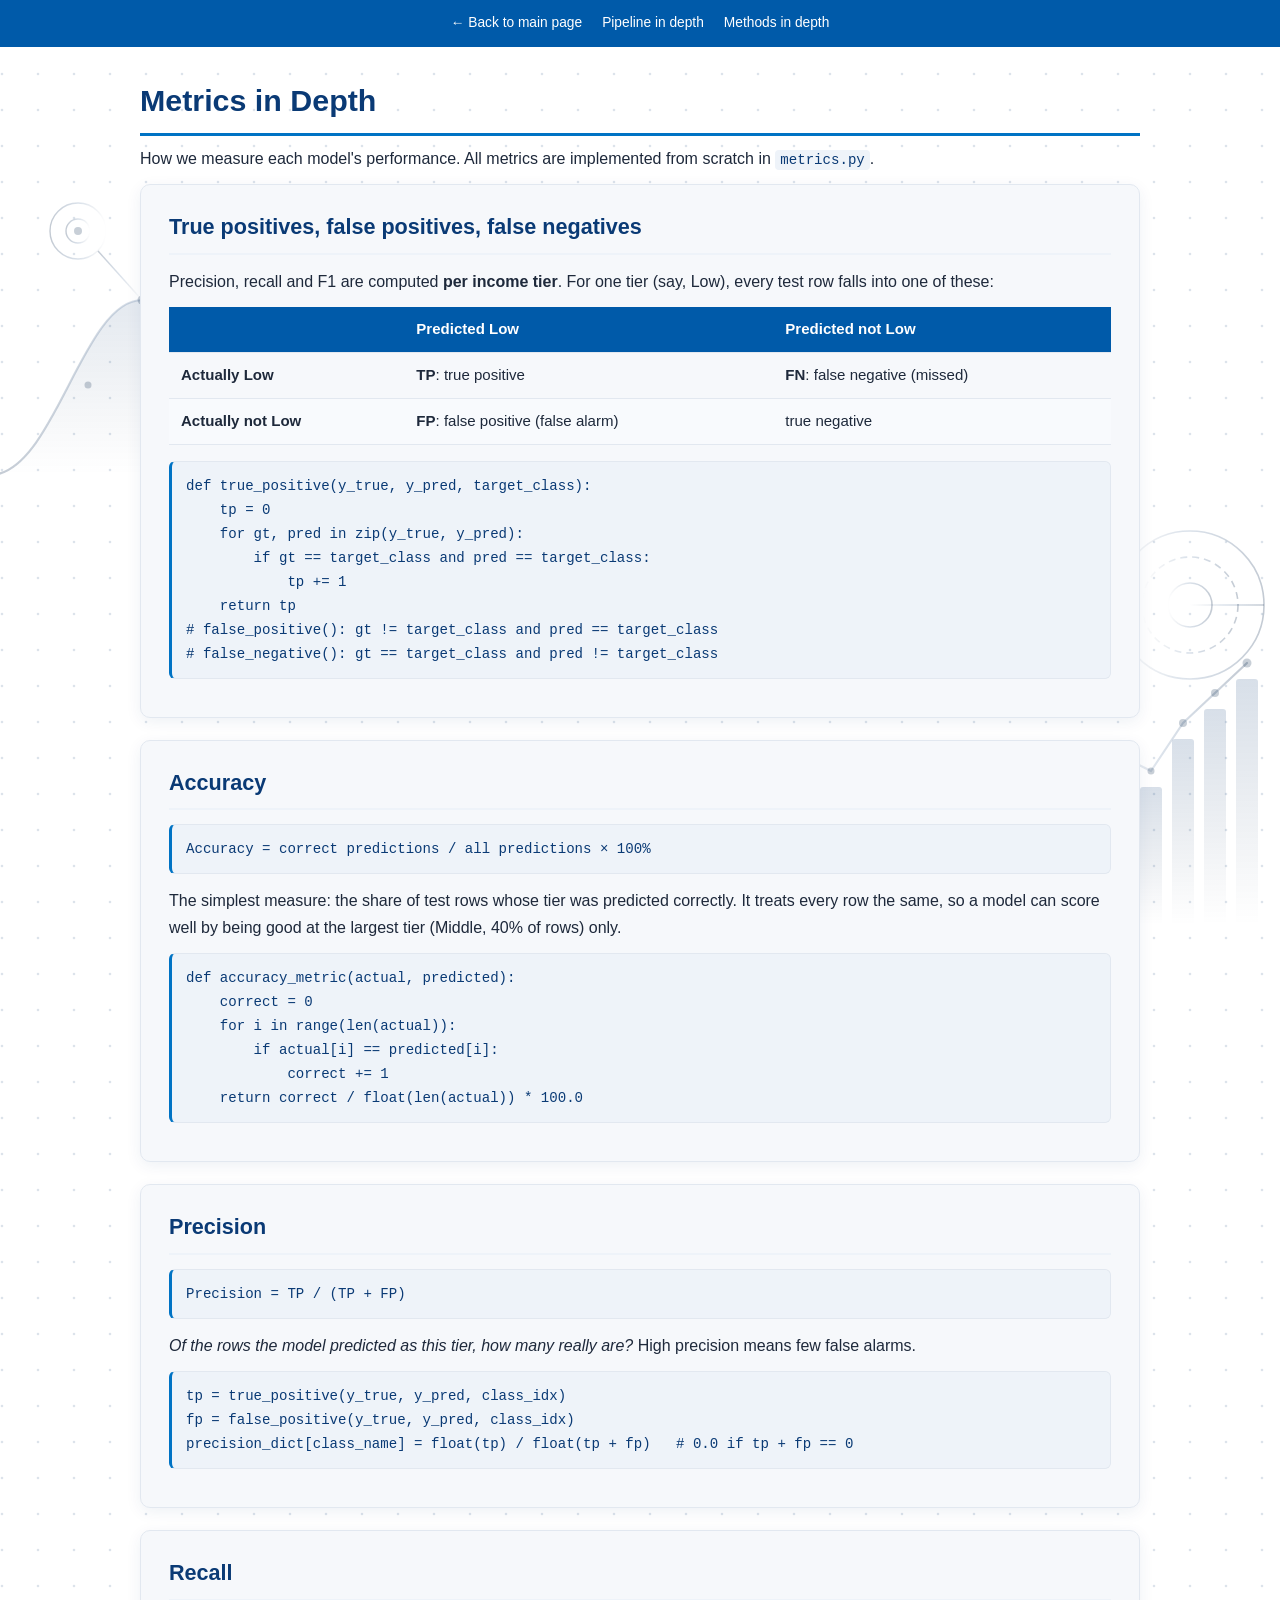
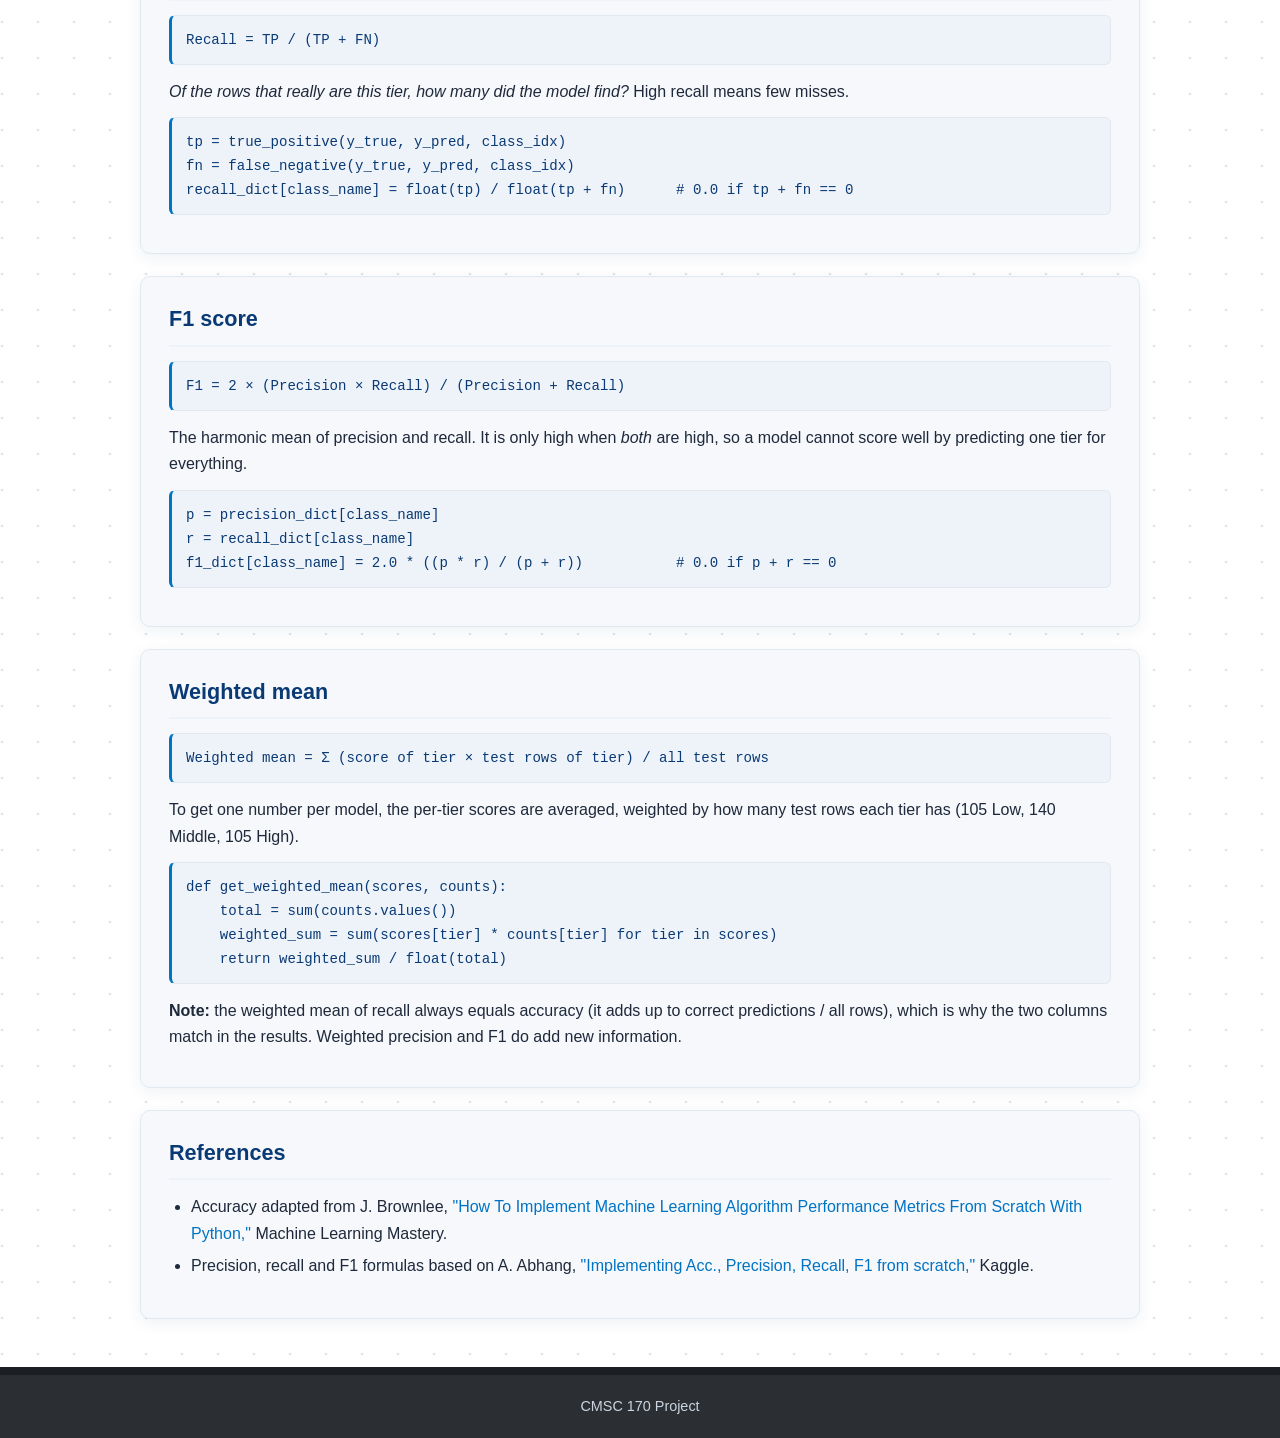
<file: docs/metrics.html>
<!doctype html>
<html lang="en">
    <head>
        <meta charset="UTF-8" />
        <meta name="viewport" content="width=device-width, initial-scale=1.0" />
        <title>Metrics in Depth — CMSC 170 Project</title>
        <link rel="stylesheet" href="css/style.css" />
    </head>
    <body>
        <header class="site-header">
            <nav class="site-nav">
                <a href="index.html">← Back to main page</a>
                <a href="pipeline.html">Pipeline in depth</a>
                <a href="methods.html">Methods in depth</a>
            </nav>
        </header>

        <main>
            <h1>Metrics in Depth</h1>
            <p>How we measure each model's performance. All metrics are implemented from scratch in <code>metrics.py</code>.</p>

            <section id="confusion">
                <h2>True positives, false positives, false negatives</h2>
                <p>
                    Precision, recall and F1 are computed <strong>per income tier</strong>. For one tier (say, Low), every test row falls into one of
                    these:
                </p>
                <table>
                    <thead>
                        <tr>
                            <th></th>
                            <th>Predicted Low</th>
                            <th>Predicted not Low</th>
                        </tr>
                    </thead>
                    <tbody>
                        <tr>
                            <th>Actually Low</th>
                            <td><strong>TP</strong>: true positive</td>
                            <td><strong>FN</strong>: false negative (missed)</td>
                        </tr>
                        <tr>
                            <th>Actually not Low</th>
                            <td><strong>FP</strong>: false positive (false alarm)</td>
                            <td>true negative</td>
                        </tr>
                    </tbody>
                </table>
                <pre><code>def true_positive(y_true, y_pred, target_class):
    tp = 0
    for gt, pred in zip(y_true, y_pred):
        if gt == target_class and pred == target_class:
            tp += 1
    return tp
# false_positive(): gt != target_class and pred == target_class
# false_negative(): gt == target_class and pred != target_class</code></pre>
            </section>

            <section id="accuracy">
                <h2>Accuracy</h2>
                <pre><code>Accuracy = correct predictions / all predictions × 100%</code></pre>
                <p>
                    The simplest measure: the share of test rows whose tier was predicted correctly. It treats every row the same, so a model can
                    score well by being good at the largest tier (Middle, 40% of rows) only.
                </p>
                <pre><code>def accuracy_metric(actual, predicted):
    correct = 0
    for i in range(len(actual)):
        if actual[i] == predicted[i]:
            correct += 1
    return correct / float(len(actual)) * 100.0</code></pre>
            </section>

            <section id="precision">
                <h2>Precision</h2>
                <pre><code>Precision = TP / (TP + FP)</code></pre>
                <p><em>Of the rows the model predicted as this tier, how many really are?</em> High precision means few false alarms.</p>
                <pre><code>tp = true_positive(y_true, y_pred, class_idx)
fp = false_positive(y_true, y_pred, class_idx)
precision_dict[class_name] = float(tp) / float(tp + fp)   # 0.0 if tp + fp == 0</code></pre>
            </section>

            <section id="recall">
                <h2>Recall</h2>
                <pre><code>Recall = TP / (TP + FN)</code></pre>
                <p><em>Of the rows that really are this tier, how many did the model find?</em> High recall means few misses.</p>
                <pre><code>tp = true_positive(y_true, y_pred, class_idx)
fn = false_negative(y_true, y_pred, class_idx)
recall_dict[class_name] = float(tp) / float(tp + fn)      # 0.0 if tp + fn == 0</code></pre>
            </section>

            <section id="f1">
                <h2>F1 score</h2>
                <pre><code>F1 = 2 × (Precision × Recall) / (Precision + Recall)</code></pre>
                <p>
                    The harmonic mean of precision and recall. It is only high when <em>both</em> are high, so a model cannot score well by predicting
                    one tier for everything.
                </p>
                <pre><code>p = precision_dict[class_name]
r = recall_dict[class_name]
f1_dict[class_name] = 2.0 * ((p * r) / (p + r))           # 0.0 if p + r == 0</code></pre>
            </section>

            <section id="weighted">
                <h2>Weighted mean</h2>
                <pre><code>Weighted mean = Σ (score of tier × test rows of tier) / all test rows</code></pre>
                <p>
                    To get one number per model, the per-tier scores are averaged, weighted by how many test rows each tier has (105 Low, 140 Middle,
                    105 High).
                </p>
                <pre><code>def get_weighted_mean(scores, counts):
    total = sum(counts.values())
    weighted_sum = sum(scores[tier] * counts[tier] for tier in scores)
    return weighted_sum / float(total)</code></pre>
                <p>
                    <strong>Note:</strong> the weighted mean of recall always equals accuracy (it adds up to correct predictions / all rows), which is
                    why the two columns match in the results. Weighted precision and F1 do add new information.
                </p>
            </section>

            <section id="metric-references">
                <h2>References</h2>
                <ul>
                    <li>
                        Accuracy adapted from J. Brownlee,
                        <a href="https://machinelearningmastery.com/implement-machine-learning-algorithm-performance-metrics-scratch-python/"
                            >"How To Implement Machine Learning Algorithm Performance Metrics From Scratch With Python,"</a
                        >
                        Machine Learning Mastery.
                    </li>
                    <li>
                        Precision, recall and F1 formulas based on A. Abhang,
                        <a href="https://www.kaggle.com/code/ajinkyaabhang/implementing-acc-precision-recall-f1-from-scratch"
                            >"Implementing Acc., Precision, Recall, F1 from scratch,"</a
                        >
                        Kaggle.
                    </li>
                </ul>
            </section>
        </main>

        <footer class="site-footer">
            <p>CMSC 170 Project</p>
        </footer>
    </body>
</html>
</file>
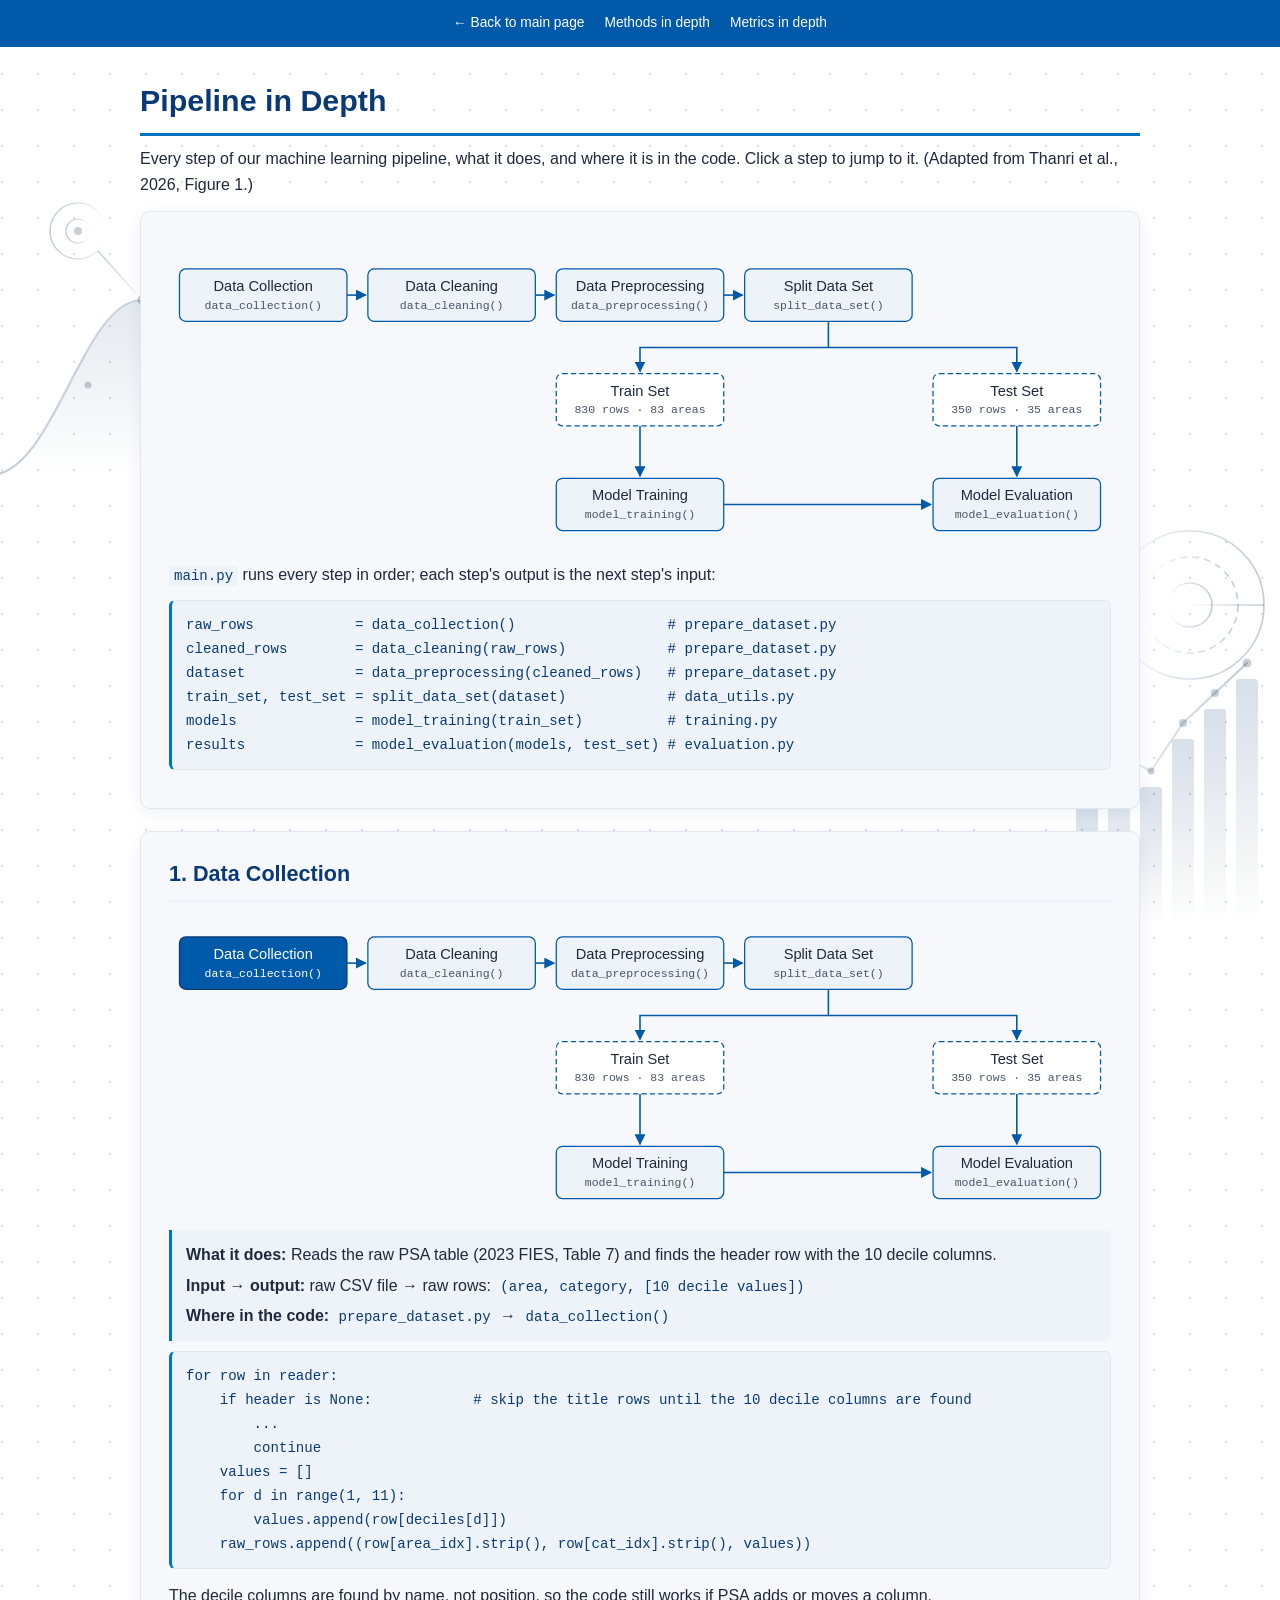
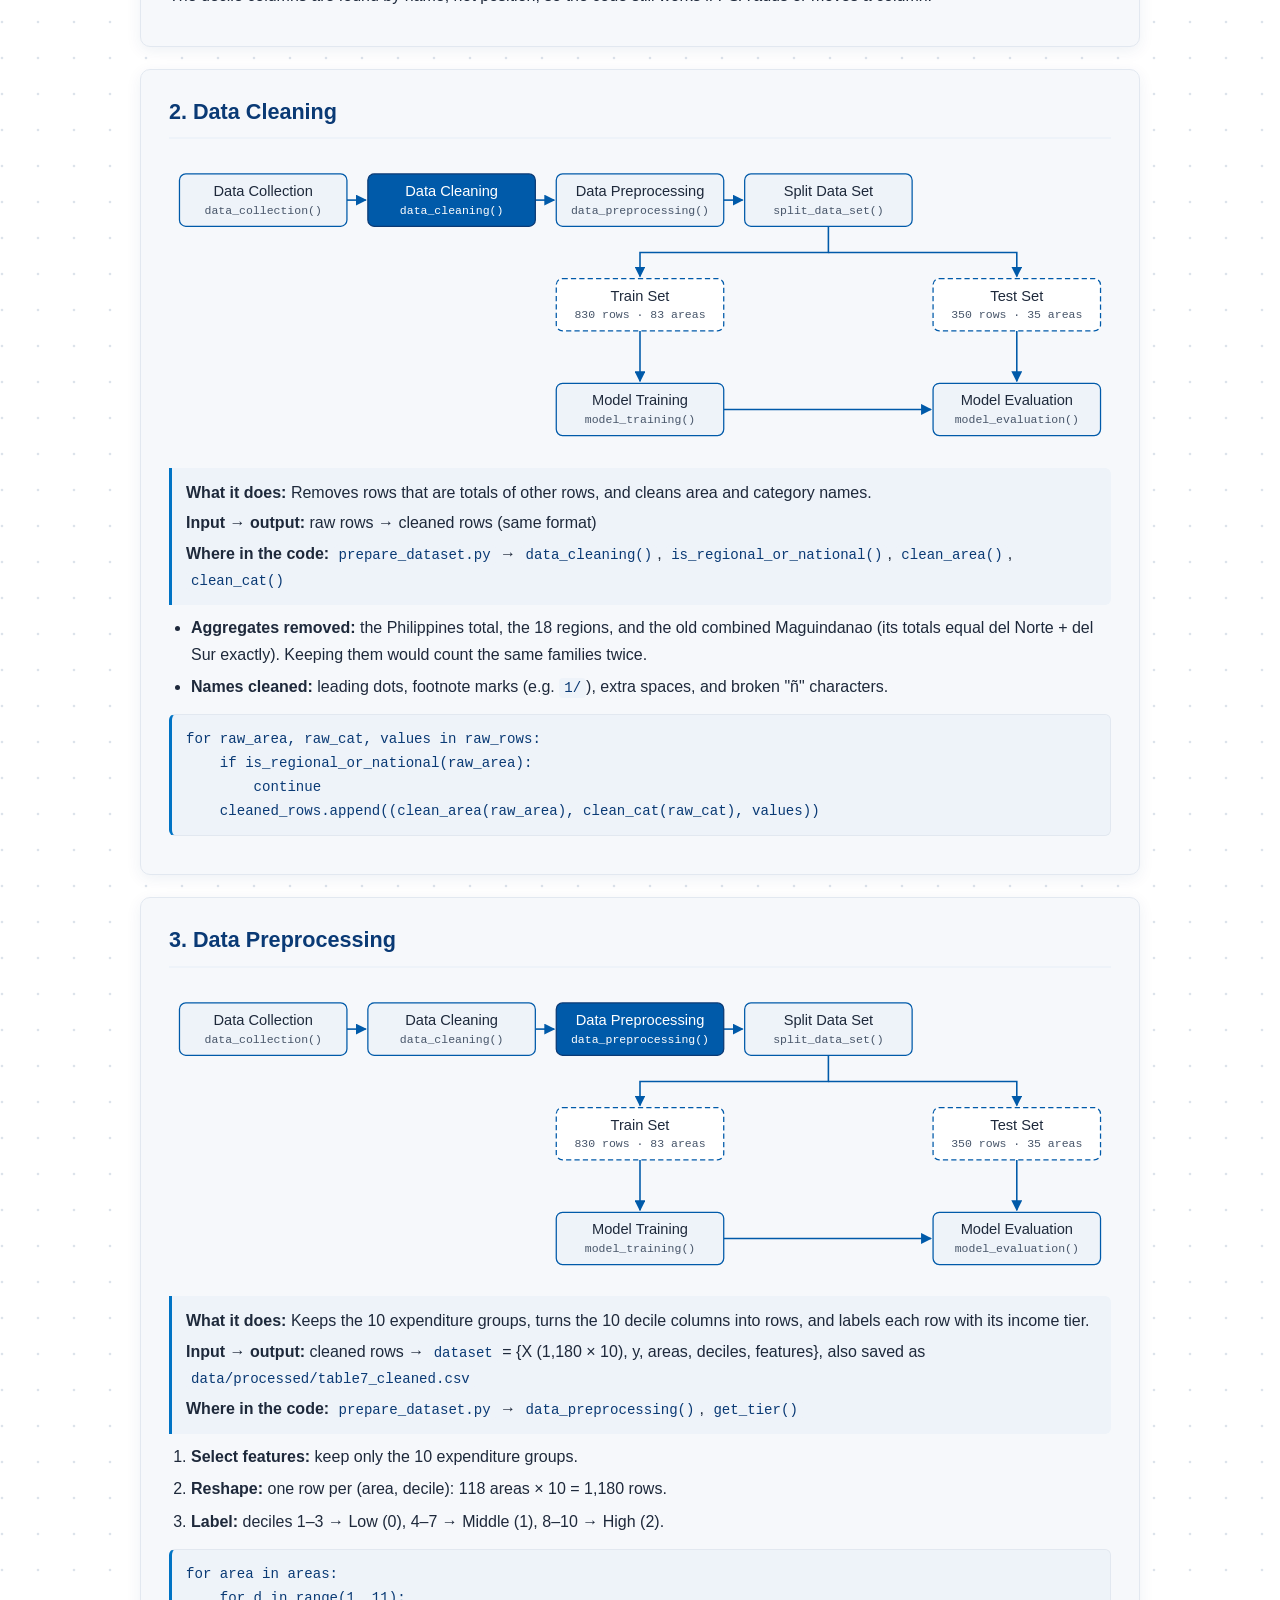
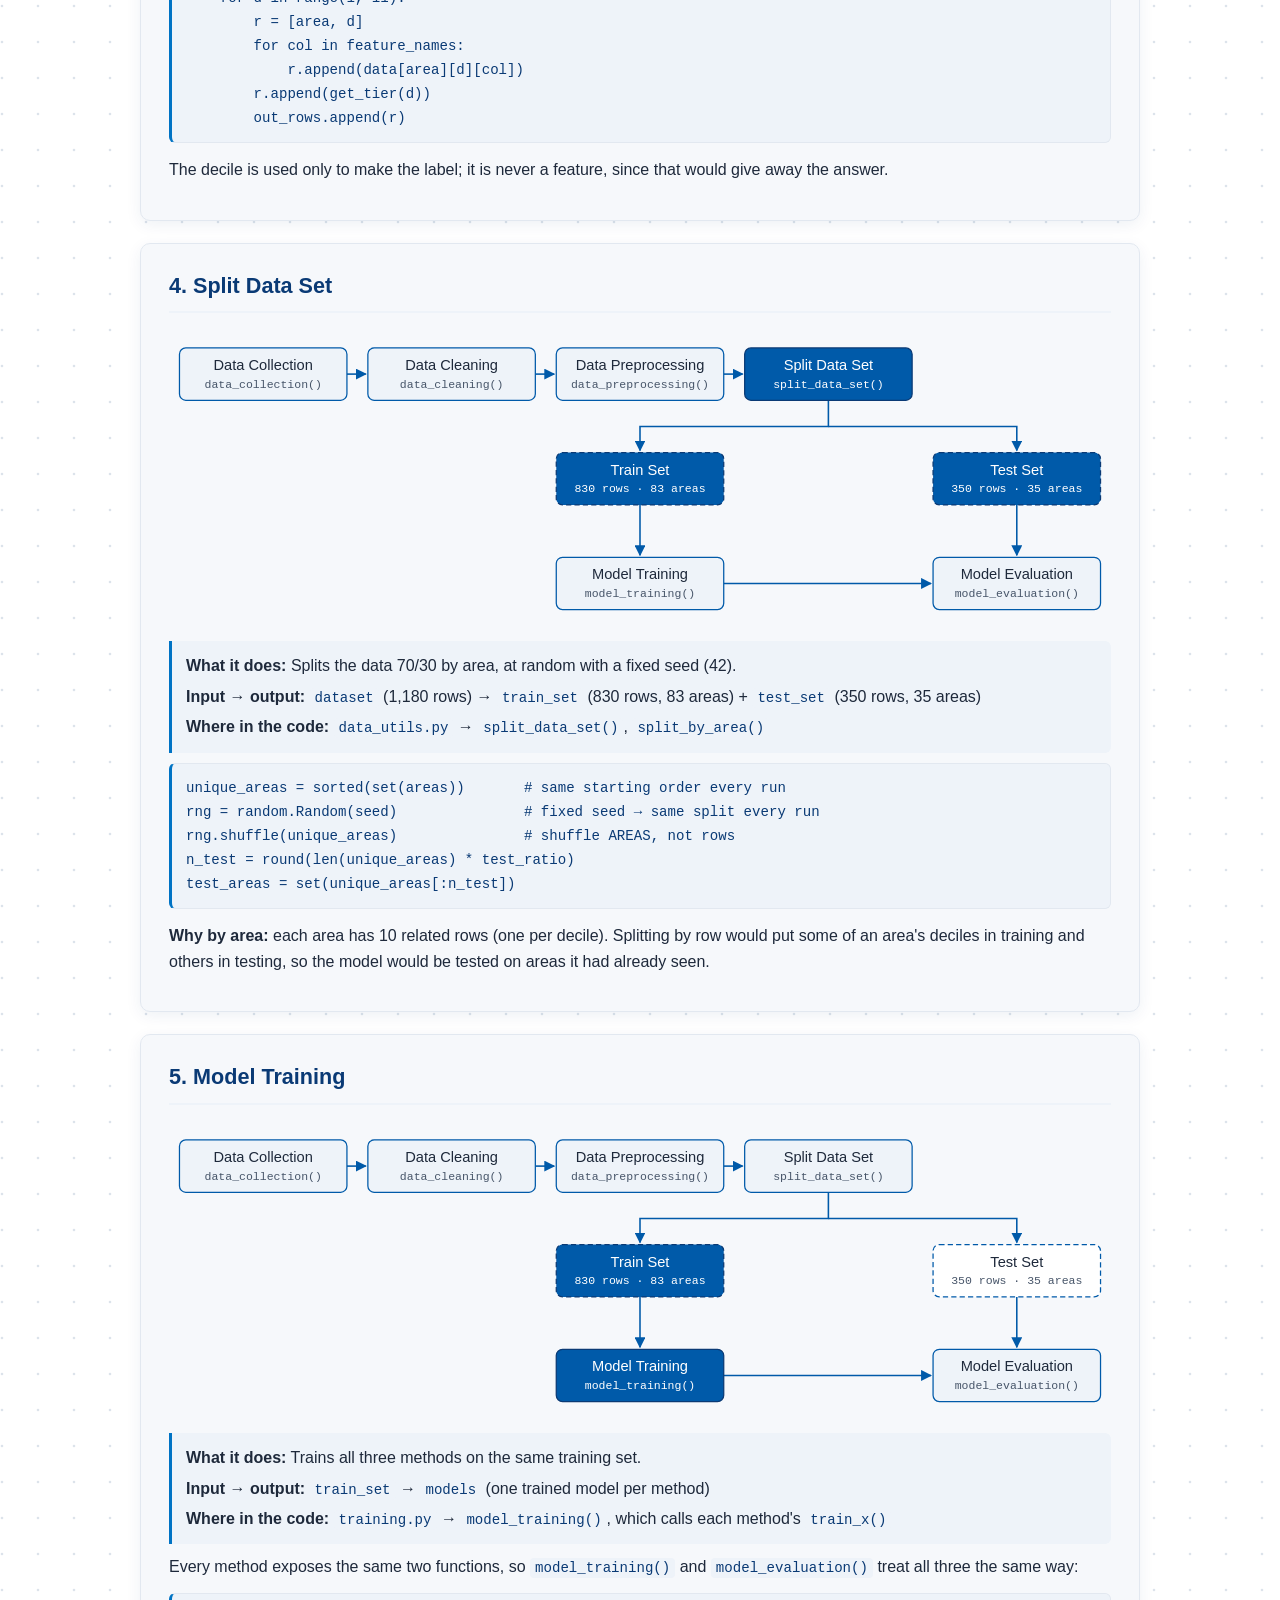
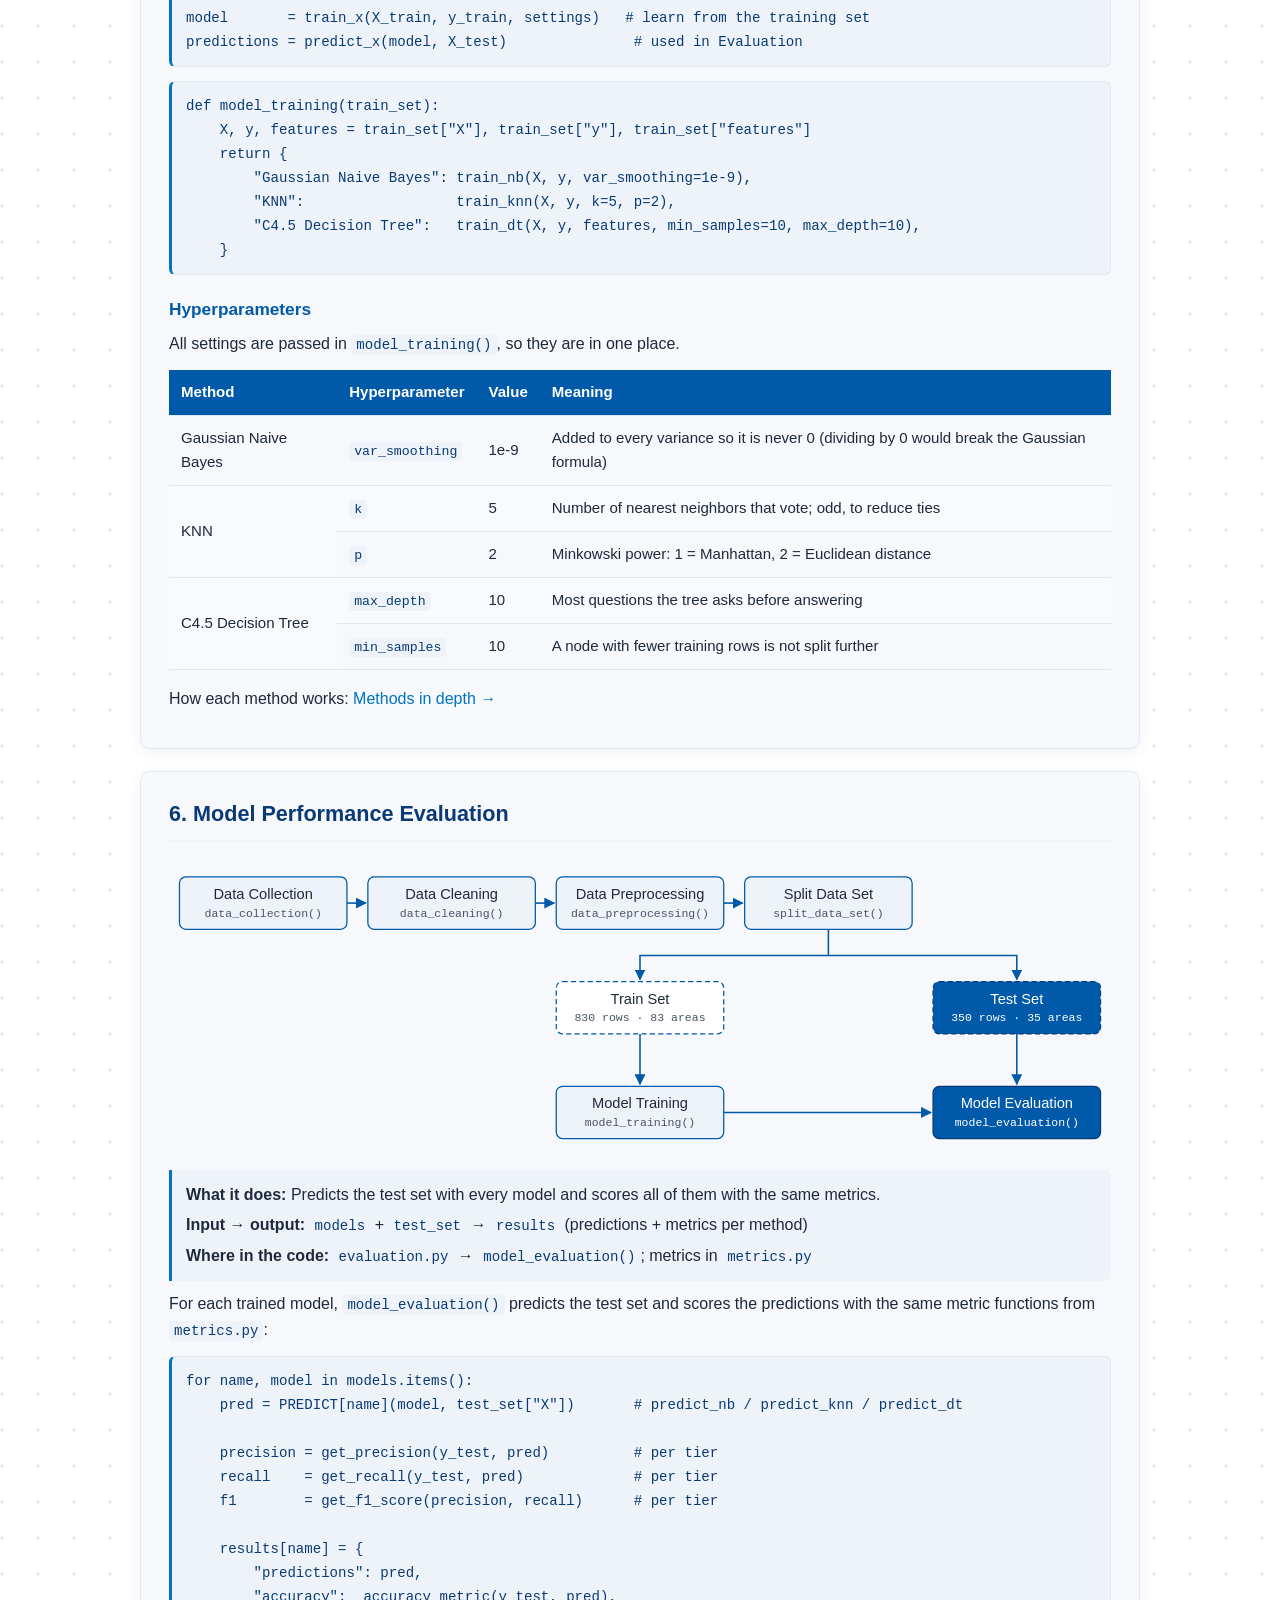
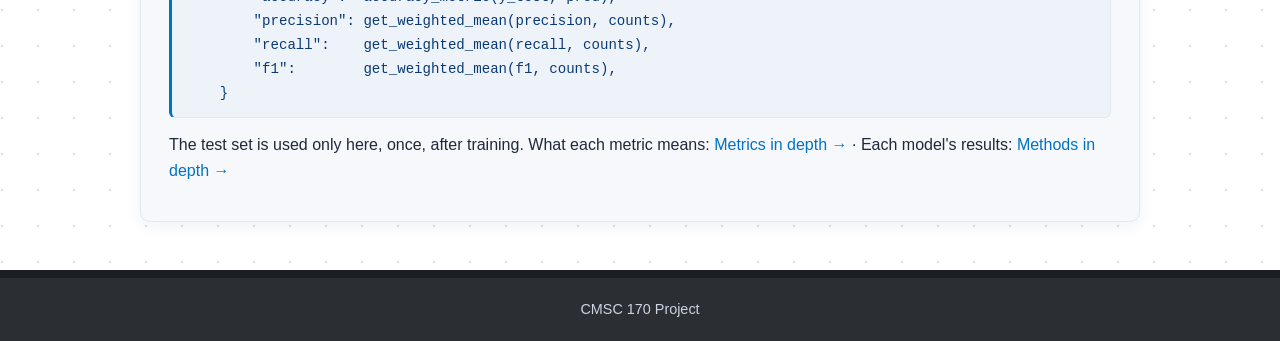
<file: docs/pipeline.html>
<!DOCTYPE html>
<html lang="en">

<head>
    <meta charset="UTF-8">
    <meta name="viewport" content="width=device-width, initial-scale=1.0">
    <title>Pipeline in Depth — CMSC 170 Project</title>
    <link rel="stylesheet" href="css/style.css">
</head>

<body>
    <header class="site-header">
        <nav class="site-nav">
            <a href="index.html">← Back to main page</a>
            <a href="methods.html">Methods in depth</a>
            <a href="metrics.html">Metrics in depth</a>
        </nav>
    </header>

    <main>
        <h1>Pipeline in Depth</h1>
        <p>Every step of our machine learning pipeline, what it does, and where it is in the code.
            Click a step to jump to it. (Adapted from Thanri et al., 2026, Figure 1.)</p>

        <section id="pipeline">
            <!-- whole pipeline -->
            <div class="pipeline-figure">
                <svg class="pipeline-svg" viewBox="0 0 900 285" role="img"
                    aria-label="ML pipeline: data collection, data cleaning, data preprocessing, split data set into train set and test set, model training on the train set, model performance evaluation on the test set">
                    <defs>
                        <marker id="arrow1" viewBox="0 0 10 10" refX="9" refY="5" markerWidth="7" markerHeight="7"
                            orient="auto-start-reverse">
                            <path d="M0,0 L10,5 L0,10 z" class="pipe-arrowhead" />
                        </marker>
                    </defs>
                    <line class="pipe-line" x1="170" y1="45" x2="188" y2="45" marker-end="url(#arrow1)" />
                    <line class="pipe-line" x1="350" y1="45" x2="368" y2="45" marker-end="url(#arrow1)" />
                    <line class="pipe-line" x1="530" y1="45" x2="548" y2="45" marker-end="url(#arrow1)" />
                    <path class="pipe-line" d="M630,70 L630,95 L450,95 L450,118" fill="none"
                        marker-end="url(#arrow1)" />
                    <path class="pipe-line" d="M630,95 L810,95 L810,118" fill="none" marker-end="url(#arrow1)" />
                    <line class="pipe-line" x1="450" y1="170" x2="450" y2="218" marker-end="url(#arrow1)" />
                    <line class="pipe-line" x1="810" y1="170" x2="810" y2="218" marker-end="url(#arrow1)" />
                    <line class="pipe-line" x1="530" y1="245" x2="728" y2="245" marker-end="url(#arrow1)" />
                    <a href="#collection" class="pipe-box step">
                        <rect x="10" y="20" width="160" height="50" rx="6" /><text x="90" y="41" class="pipe-label">Data
                            Collection</text><text x="90" y="58" class="pipe-sub">data_collection()</text>
                    </a>
                    <a href="#cleaning" class="pipe-box step">
                        <rect x="190" y="20" width="160" height="50" rx="6" /><text x="270" y="41"
                            class="pipe-label">Data Cleaning</text><text x="270" y="58"
                            class="pipe-sub">data_cleaning()</text>
                    </a>
                    <a href="#preprocessing" class="pipe-box step">
                        <rect x="370" y="20" width="160" height="50" rx="6" /><text x="450" y="41"
                            class="pipe-label">Data Preprocessing</text><text x="450" y="58"
                            class="pipe-sub">data_preprocessing()</text>
                    </a>
                    <a href="#split" class="pipe-box step">
                        <rect x="550" y="20" width="160" height="50" rx="6" /><text x="630" y="41"
                            class="pipe-label">Split Data Set</text><text x="630" y="58"
                            class="pipe-sub">split_data_set()</text>
                    </a>
                    <a href="#split" class="pipe-box data">
                        <rect x="370" y="120" width="160" height="50" rx="6" /><text x="450" y="141"
                            class="pipe-label">Train Set</text><text x="450" y="158" class="pipe-sub">830 rows · 83
                            areas</text>
                    </a>
                    <a href="#split" class="pipe-box data">
                        <rect x="730" y="120" width="160" height="50" rx="6" /><text x="810" y="141"
                            class="pipe-label">Test Set</text><text x="810" y="158" class="pipe-sub">350 rows · 35
                            areas</text>
                    </a>
                    <a href="#training" class="pipe-box step">
                        <rect x="370" y="220" width="160" height="50" rx="6" /><text x="450" y="241"
                            class="pipe-label">Model Training</text><text x="450" y="258"
                            class="pipe-sub">model_training()</text>
                    </a>
                    <a href="#evaluation" class="pipe-box step">
                        <rect x="730" y="220" width="160" height="50" rx="6" /><text x="810" y="241"
                            class="pipe-label">Model Evaluation</text><text x="810" y="258"
                            class="pipe-sub">model_evaluation()</text>
                    </a>
                </svg>
            </div>
            <p><code>main.py</code> runs every step in order; each step's output is the next step's input:</p>
            <pre><code>raw_rows            = data_collection()                  # prepare_dataset.py
cleaned_rows        = data_cleaning(raw_rows)            # prepare_dataset.py
dataset             = data_preprocessing(cleaned_rows)   # prepare_dataset.py
train_set, test_set = split_data_set(dataset)            # data_utils.py
models              = model_training(train_set)          # training.py
results             = model_evaluation(models, test_set) # evaluation.py</code></pre>
        </section>

        <section id="collection">
            <h2>1. Data Collection</h2>
            <!-- Data Collection step -->
            <div class="pipeline-figure">
                <svg class="pipeline-svg" viewBox="0 0 900 285" role="img"
                    aria-label="ML pipeline: data collection, data cleaning, data preprocessing, split data set into train set and test set, model training on the train set, model performance evaluation on the test set">
                    <defs>
                        <marker id="arrow2" viewBox="0 0 10 10" refX="9" refY="5" markerWidth="7" markerHeight="7"
                            orient="auto-start-reverse">
                            <path d="M0,0 L10,5 L0,10 z" class="pipe-arrowhead" />
                        </marker>
                    </defs>
                    <line class="pipe-line" x1="170" y1="45" x2="188" y2="45" marker-end="url(#arrow2)" />
                    <line class="pipe-line" x1="350" y1="45" x2="368" y2="45" marker-end="url(#arrow2)" />
                    <line class="pipe-line" x1="530" y1="45" x2="548" y2="45" marker-end="url(#arrow2)" />
                    <path class="pipe-line" d="M630,70 L630,95 L450,95 L450,118" fill="none"
                        marker-end="url(#arrow2)" />
                    <path class="pipe-line" d="M630,95 L810,95 L810,118" fill="none" marker-end="url(#arrow2)" />
                    <line class="pipe-line" x1="450" y1="170" x2="450" y2="218" marker-end="url(#arrow2)" />
                    <line class="pipe-line" x1="810" y1="170" x2="810" y2="218" marker-end="url(#arrow2)" />
                    <line class="pipe-line" x1="530" y1="245" x2="728" y2="245" marker-end="url(#arrow2)" />
                    <a href="#collection" class="pipe-box step current">
                        <rect x="10" y="20" width="160" height="50" rx="6" /><text x="90" y="41" class="pipe-label">Data
                            Collection</text><text x="90" y="58" class="pipe-sub">data_collection()</text>
                    </a>
                    <a href="#cleaning" class="pipe-box step">
                        <rect x="190" y="20" width="160" height="50" rx="6" /><text x="270" y="41"
                            class="pipe-label">Data Cleaning</text><text x="270" y="58"
                            class="pipe-sub">data_cleaning()</text>
                    </a>
                    <a href="#preprocessing" class="pipe-box step">
                        <rect x="370" y="20" width="160" height="50" rx="6" /><text x="450" y="41"
                            class="pipe-label">Data Preprocessing</text><text x="450" y="58"
                            class="pipe-sub">data_preprocessing()</text>
                    </a>
                    <a href="#split" class="pipe-box step">
                        <rect x="550" y="20" width="160" height="50" rx="6" /><text x="630" y="41"
                            class="pipe-label">Split Data Set</text><text x="630" y="58"
                            class="pipe-sub">split_data_set()</text>
                    </a>
                    <a href="#split" class="pipe-box data">
                        <rect x="370" y="120" width="160" height="50" rx="6" /><text x="450" y="141"
                            class="pipe-label">Train Set</text><text x="450" y="158" class="pipe-sub">830 rows · 83
                            areas</text>
                    </a>
                    <a href="#split" class="pipe-box data">
                        <rect x="730" y="120" width="160" height="50" rx="6" /><text x="810" y="141"
                            class="pipe-label">Test Set</text><text x="810" y="158" class="pipe-sub">350 rows · 35
                            areas</text>
                    </a>
                    <a href="#training" class="pipe-box step">
                        <rect x="370" y="220" width="160" height="50" rx="6" /><text x="450" y="241"
                            class="pipe-label">Model Training</text><text x="450" y="258"
                            class="pipe-sub">model_training()</text>
                    </a>
                    <a href="#evaluation" class="pipe-box step">
                        <rect x="730" y="220" width="160" height="50" rx="6" /><text x="810" y="241"
                            class="pipe-label">Model Evaluation</text><text x="810" y="258"
                            class="pipe-sub">model_evaluation()</text>
                    </a>
                </svg>
            </div>

            <div class="stage-meta">
                <p><strong>What it does:</strong> Reads the raw PSA table (2023 FIES, Table 7) and finds the header row
                    with the 10 decile columns.</p>
                <p><strong>Input → output:</strong> raw CSV file → raw rows:
                    <code>(area, category, [10 decile values])</code>
                </p>
                <p><strong>Where in the code:</strong> <code>prepare_dataset.py</code> → <code>data_collection()</code>
                </p>
            </div>
            <pre><code>for row in reader:
    if header is None:            # skip the title rows until the 10 decile columns are found
        ...
        continue
    values = []
    for d in range(1, 11):
        values.append(row[deciles[d]])
    raw_rows.append((row[area_idx].strip(), row[cat_idx].strip(), values))</code></pre>
            <p>The decile columns are found by name, not position, so the code still works if
                PSA adds or moves a column.</p>
        </section>

        <section id="cleaning">
            <h2>2. Data Cleaning</h2>
            <!-- Data Cleaning step -->
            <div class="pipeline-figure">
                <svg class="pipeline-svg" viewBox="0 0 900 285" role="img"
                    aria-label="ML pipeline: data collection, data cleaning, data preprocessing, split data set into train set and test set, model training on the train set, model performance evaluation on the test set">
                    <defs>
                        <marker id="arrow3" viewBox="0 0 10 10" refX="9" refY="5" markerWidth="7" markerHeight="7"
                            orient="auto-start-reverse">
                            <path d="M0,0 L10,5 L0,10 z" class="pipe-arrowhead" />
                        </marker>
                    </defs>
                    <line class="pipe-line" x1="170" y1="45" x2="188" y2="45" marker-end="url(#arrow3)" />
                    <line class="pipe-line" x1="350" y1="45" x2="368" y2="45" marker-end="url(#arrow3)" />
                    <line class="pipe-line" x1="530" y1="45" x2="548" y2="45" marker-end="url(#arrow3)" />
                    <path class="pipe-line" d="M630,70 L630,95 L450,95 L450,118" fill="none"
                        marker-end="url(#arrow3)" />
                    <path class="pipe-line" d="M630,95 L810,95 L810,118" fill="none" marker-end="url(#arrow3)" />
                    <line class="pipe-line" x1="450" y1="170" x2="450" y2="218" marker-end="url(#arrow3)" />
                    <line class="pipe-line" x1="810" y1="170" x2="810" y2="218" marker-end="url(#arrow3)" />
                    <line class="pipe-line" x1="530" y1="245" x2="728" y2="245" marker-end="url(#arrow3)" />
                    <a href="#collection" class="pipe-box step">
                        <rect x="10" y="20" width="160" height="50" rx="6" /><text x="90" y="41" class="pipe-label">Data
                            Collection</text><text x="90" y="58" class="pipe-sub">data_collection()</text>
                    </a>
                    <a href="#cleaning" class="pipe-box step current">
                        <rect x="190" y="20" width="160" height="50" rx="6" /><text x="270" y="41"
                            class="pipe-label">Data Cleaning</text><text x="270" y="58"
                            class="pipe-sub">data_cleaning()</text>
                    </a>
                    <a href="#preprocessing" class="pipe-box step">
                        <rect x="370" y="20" width="160" height="50" rx="6" /><text x="450" y="41"
                            class="pipe-label">Data Preprocessing</text><text x="450" y="58"
                            class="pipe-sub">data_preprocessing()</text>
                    </a>
                    <a href="#split" class="pipe-box step">
                        <rect x="550" y="20" width="160" height="50" rx="6" /><text x="630" y="41"
                            class="pipe-label">Split Data Set</text><text x="630" y="58"
                            class="pipe-sub">split_data_set()</text>
                    </a>
                    <a href="#split" class="pipe-box data">
                        <rect x="370" y="120" width="160" height="50" rx="6" /><text x="450" y="141"
                            class="pipe-label">Train Set</text><text x="450" y="158" class="pipe-sub">830 rows · 83
                            areas</text>
                    </a>
                    <a href="#split" class="pipe-box data">
                        <rect x="730" y="120" width="160" height="50" rx="6" /><text x="810" y="141"
                            class="pipe-label">Test Set</text><text x="810" y="158" class="pipe-sub">350 rows · 35
                            areas</text>
                    </a>
                    <a href="#training" class="pipe-box step">
                        <rect x="370" y="220" width="160" height="50" rx="6" /><text x="450" y="241"
                            class="pipe-label">Model Training</text><text x="450" y="258"
                            class="pipe-sub">model_training()</text>
                    </a>
                    <a href="#evaluation" class="pipe-box step">
                        <rect x="730" y="220" width="160" height="50" rx="6" /><text x="810" y="241"
                            class="pipe-label">Model Evaluation</text><text x="810" y="258"
                            class="pipe-sub">model_evaluation()</text>
                    </a>
                </svg>
            </div>

            <div class="stage-meta">
                <p><strong>What it does:</strong> Removes rows that are totals of other rows, and cleans area and
                    category names.</p>
                <p><strong>Input → output:</strong> raw rows → cleaned rows (same format)</p>
                <p><strong>Where in the code:</strong> <code>prepare_dataset.py</code> → <code>data_cleaning()</code>,
                    <code>is_regional_or_national()</code>, <code>clean_area()</code>, <code>clean_cat()</code>
                </p>
            </div>
            <ul>
                <li><strong>Aggregates removed:</strong> the Philippines total, the 18 regions, and
                    the old combined Maguindanao (its totals equal del Norte + del Sur exactly).
                    Keeping them would count the same families twice.</li>
                <li><strong>Names cleaned:</strong> leading dots, footnote marks (e.g. <code>1/</code>),
                    extra spaces, and broken "ñ" characters.</li>
            </ul>
            <pre><code>for raw_area, raw_cat, values in raw_rows:
    if is_regional_or_national(raw_area):
        continue
    cleaned_rows.append((clean_area(raw_area), clean_cat(raw_cat), values))</code></pre>
        </section>

        <section id="preprocessing">
            <h2>3. Data Preprocessing</h2>
            <!-- Data Preprocessing step -->
            <div class="pipeline-figure">
                <svg class="pipeline-svg" viewBox="0 0 900 285" role="img"
                    aria-label="ML pipeline: data collection, data cleaning, data preprocessing, split data set into train set and test set, model training on the train set, model performance evaluation on the test set">
                    <defs>
                        <marker id="arrow4" viewBox="0 0 10 10" refX="9" refY="5" markerWidth="7" markerHeight="7"
                            orient="auto-start-reverse">
                            <path d="M0,0 L10,5 L0,10 z" class="pipe-arrowhead" />
                        </marker>
                    </defs>
                    <line class="pipe-line" x1="170" y1="45" x2="188" y2="45" marker-end="url(#arrow4)" />
                    <line class="pipe-line" x1="350" y1="45" x2="368" y2="45" marker-end="url(#arrow4)" />
                    <line class="pipe-line" x1="530" y1="45" x2="548" y2="45" marker-end="url(#arrow4)" />
                    <path class="pipe-line" d="M630,70 L630,95 L450,95 L450,118" fill="none"
                        marker-end="url(#arrow4)" />
                    <path class="pipe-line" d="M630,95 L810,95 L810,118" fill="none" marker-end="url(#arrow4)" />
                    <line class="pipe-line" x1="450" y1="170" x2="450" y2="218" marker-end="url(#arrow4)" />
                    <line class="pipe-line" x1="810" y1="170" x2="810" y2="218" marker-end="url(#arrow4)" />
                    <line class="pipe-line" x1="530" y1="245" x2="728" y2="245" marker-end="url(#arrow4)" />
                    <a href="#collection" class="pipe-box step">
                        <rect x="10" y="20" width="160" height="50" rx="6" /><text x="90" y="41" class="pipe-label">Data
                            Collection</text><text x="90" y="58" class="pipe-sub">data_collection()</text>
                    </a>
                    <a href="#cleaning" class="pipe-box step">
                        <rect x="190" y="20" width="160" height="50" rx="6" /><text x="270" y="41"
                            class="pipe-label">Data Cleaning</text><text x="270" y="58"
                            class="pipe-sub">data_cleaning()</text>
                    </a>
                    <a href="#preprocessing" class="pipe-box step current">
                        <rect x="370" y="20" width="160" height="50" rx="6" /><text x="450" y="41"
                            class="pipe-label">Data Preprocessing</text><text x="450" y="58"
                            class="pipe-sub">data_preprocessing()</text>
                    </a>
                    <a href="#split" class="pipe-box step">
                        <rect x="550" y="20" width="160" height="50" rx="6" /><text x="630" y="41"
                            class="pipe-label">Split Data Set</text><text x="630" y="58"
                            class="pipe-sub">split_data_set()</text>
                    </a>
                    <a href="#split" class="pipe-box data">
                        <rect x="370" y="120" width="160" height="50" rx="6" /><text x="450" y="141"
                            class="pipe-label">Train Set</text><text x="450" y="158" class="pipe-sub">830 rows · 83
                            areas</text>
                    </a>
                    <a href="#split" class="pipe-box data">
                        <rect x="730" y="120" width="160" height="50" rx="6" /><text x="810" y="141"
                            class="pipe-label">Test Set</text><text x="810" y="158" class="pipe-sub">350 rows · 35
                            areas</text>
                    </a>
                    <a href="#training" class="pipe-box step">
                        <rect x="370" y="220" width="160" height="50" rx="6" /><text x="450" y="241"
                            class="pipe-label">Model Training</text><text x="450" y="258"
                            class="pipe-sub">model_training()</text>
                    </a>
                    <a href="#evaluation" class="pipe-box step">
                        <rect x="730" y="220" width="160" height="50" rx="6" /><text x="810" y="241"
                            class="pipe-label">Model Evaluation</text><text x="810" y="258"
                            class="pipe-sub">model_evaluation()</text>
                    </a>
                </svg>
            </div>

            <div class="stage-meta">
                <p><strong>What it does:</strong> Keeps the 10 expenditure groups, turns the 10 decile columns into
                    rows, and labels each row with its income tier.</p>
                <p><strong>Input → output:</strong> cleaned rows → <code>dataset</code> = {X (1,180 × 10), y, areas,
                    deciles, features}, also saved as <code>data/processed/table7_cleaned.csv</code></p>
                <p><strong>Where in the code:</strong> <code>prepare_dataset.py</code> →
                    <code>data_preprocessing()</code>, <code>get_tier()</code>
                </p>
            </div>
            <ol>
                <li><strong>Select features:</strong> keep only the 10 expenditure groups.</li>
                <li><strong>Reshape:</strong> one row per (area, decile): 118 areas × 10 = 1,180 rows.</li>
                <li><strong>Label:</strong> deciles 1–3 → Low (0), 4–7 → Middle (1), 8–10 → High (2).</li>
            </ol>
            <pre><code>for area in areas:
    for d in range(1, 11):
        r = [area, d]
        for col in feature_names:
            r.append(data[area][d][col])
        r.append(get_tier(d))
        out_rows.append(r)</code></pre>
            <p>The decile is used only to make the label; it is never a feature, since that
                would give away the answer.</p>
        </section>

        <section id="split">
            <h2>4. Split Data Set</h2>
            <!-- Split Data Set step -->
            <div class="pipeline-figure">
                <svg class="pipeline-svg" viewBox="0 0 900 285" role="img"
                    aria-label="ML pipeline: data collection, data cleaning, data preprocessing, split data set into train set and test set, model training on the train set, model performance evaluation on the test set">
                    <defs>
                        <marker id="arrow5" viewBox="0 0 10 10" refX="9" refY="5" markerWidth="7" markerHeight="7"
                            orient="auto-start-reverse">
                            <path d="M0,0 L10,5 L0,10 z" class="pipe-arrowhead" />
                        </marker>
                    </defs>
                    <line class="pipe-line" x1="170" y1="45" x2="188" y2="45" marker-end="url(#arrow5)" />
                    <line class="pipe-line" x1="350" y1="45" x2="368" y2="45" marker-end="url(#arrow5)" />
                    <line class="pipe-line" x1="530" y1="45" x2="548" y2="45" marker-end="url(#arrow5)" />
                    <path class="pipe-line" d="M630,70 L630,95 L450,95 L450,118" fill="none"
                        marker-end="url(#arrow5)" />
                    <path class="pipe-line" d="M630,95 L810,95 L810,118" fill="none" marker-end="url(#arrow5)" />
                    <line class="pipe-line" x1="450" y1="170" x2="450" y2="218" marker-end="url(#arrow5)" />
                    <line class="pipe-line" x1="810" y1="170" x2="810" y2="218" marker-end="url(#arrow5)" />
                    <line class="pipe-line" x1="530" y1="245" x2="728" y2="245" marker-end="url(#arrow5)" />
                    <a href="#collection" class="pipe-box step">
                        <rect x="10" y="20" width="160" height="50" rx="6" /><text x="90" y="41" class="pipe-label">Data
                            Collection</text><text x="90" y="58" class="pipe-sub">data_collection()</text>
                    </a>
                    <a href="#cleaning" class="pipe-box step">
                        <rect x="190" y="20" width="160" height="50" rx="6" /><text x="270" y="41"
                            class="pipe-label">Data Cleaning</text><text x="270" y="58"
                            class="pipe-sub">data_cleaning()</text>
                    </a>
                    <a href="#preprocessing" class="pipe-box step">
                        <rect x="370" y="20" width="160" height="50" rx="6" /><text x="450" y="41"
                            class="pipe-label">Data Preprocessing</text><text x="450" y="58"
                            class="pipe-sub">data_preprocessing()</text>
                    </a>
                    <a href="#split" class="pipe-box step current">
                        <rect x="550" y="20" width="160" height="50" rx="6" /><text x="630" y="41"
                            class="pipe-label">Split Data Set</text><text x="630" y="58"
                            class="pipe-sub">split_data_set()</text>
                    </a>
                    <a href="#split" class="pipe-box data current">
                        <rect x="370" y="120" width="160" height="50" rx="6" /><text x="450" y="141"
                            class="pipe-label">Train Set</text><text x="450" y="158" class="pipe-sub">830 rows · 83
                            areas</text>
                    </a>
                    <a href="#split" class="pipe-box data current">
                        <rect x="730" y="120" width="160" height="50" rx="6" /><text x="810" y="141"
                            class="pipe-label">Test Set</text><text x="810" y="158" class="pipe-sub">350 rows · 35
                            areas</text>
                    </a>
                    <a href="#training" class="pipe-box step">
                        <rect x="370" y="220" width="160" height="50" rx="6" /><text x="450" y="241"
                            class="pipe-label">Model Training</text><text x="450" y="258"
                            class="pipe-sub">model_training()</text>
                    </a>
                    <a href="#evaluation" class="pipe-box step">
                        <rect x="730" y="220" width="160" height="50" rx="6" /><text x="810" y="241"
                            class="pipe-label">Model Evaluation</text><text x="810" y="258"
                            class="pipe-sub">model_evaluation()</text>
                    </a>
                </svg>
            </div>

            <div class="stage-meta">
                <p><strong>What it does:</strong> Splits the data 70/30 by area, at random with a fixed seed (42).</p>
                <p><strong>Input → output:</strong> <code>dataset</code> (1,180 rows) → <code>train_set</code> (830
                    rows, 83 areas) + <code>test_set</code> (350 rows, 35 areas)</p>
                <p><strong>Where in the code:</strong> <code>data_utils.py</code> → <code>split_data_set()</code>,
                    <code>split_by_area()</code>
                </p>
            </div>
            <pre><code>unique_areas = sorted(set(areas))       # same starting order every run
rng = random.Random(seed)               # fixed seed → same split every run
rng.shuffle(unique_areas)               # shuffle AREAS, not rows
n_test = round(len(unique_areas) * test_ratio)
test_areas = set(unique_areas[:n_test])</code></pre>
            <p><strong>Why by area:</strong> each area has 10 related rows (one per decile).
                Splitting by row would put some of an area's deciles in training and others in
                testing, so the model would be tested on areas it had already seen.</p>
        </section>

        <section id="training">
            <h2>5. Model Training</h2>
            <!-- Model Training step  -->
            <div class="pipeline-figure">
                <svg class="pipeline-svg" viewBox="0 0 900 285" role="img"
                    aria-label="ML pipeline: data collection, data cleaning, data preprocessing, split data set into train set and test set, model training on the train set, model performance evaluation on the test set">
                    <defs>
                        <marker id="arrow6" viewBox="0 0 10 10" refX="9" refY="5" markerWidth="7" markerHeight="7"
                            orient="auto-start-reverse">
                            <path d="M0,0 L10,5 L0,10 z" class="pipe-arrowhead" />
                        </marker>
                    </defs>
                    <line class="pipe-line" x1="170" y1="45" x2="188" y2="45" marker-end="url(#arrow6)" />
                    <line class="pipe-line" x1="350" y1="45" x2="368" y2="45" marker-end="url(#arrow6)" />
                    <line class="pipe-line" x1="530" y1="45" x2="548" y2="45" marker-end="url(#arrow6)" />
                    <path class="pipe-line" d="M630,70 L630,95 L450,95 L450,118" fill="none"
                        marker-end="url(#arrow6)" />
                    <path class="pipe-line" d="M630,95 L810,95 L810,118" fill="none" marker-end="url(#arrow6)" />
                    <line class="pipe-line" x1="450" y1="170" x2="450" y2="218" marker-end="url(#arrow6)" />
                    <line class="pipe-line" x1="810" y1="170" x2="810" y2="218" marker-end="url(#arrow6)" />
                    <line class="pipe-line" x1="530" y1="245" x2="728" y2="245" marker-end="url(#arrow6)" />
                    <a href="#collection" class="pipe-box step">
                        <rect x="10" y="20" width="160" height="50" rx="6" /><text x="90" y="41" class="pipe-label">Data
                            Collection</text><text x="90" y="58" class="pipe-sub">data_collection()</text>
                    </a>
                    <a href="#cleaning" class="pipe-box step">
                        <rect x="190" y="20" width="160" height="50" rx="6" /><text x="270" y="41"
                            class="pipe-label">Data Cleaning</text><text x="270" y="58"
                            class="pipe-sub">data_cleaning()</text>
                    </a>
                    <a href="#preprocessing" class="pipe-box step">
                        <rect x="370" y="20" width="160" height="50" rx="6" /><text x="450" y="41"
                            class="pipe-label">Data Preprocessing</text><text x="450" y="58"
                            class="pipe-sub">data_preprocessing()</text>
                    </a>
                    <a href="#split" class="pipe-box step">
                        <rect x="550" y="20" width="160" height="50" rx="6" /><text x="630" y="41"
                            class="pipe-label">Split Data Set</text><text x="630" y="58"
                            class="pipe-sub">split_data_set()</text>
                    </a>
                    <a href="#split" class="pipe-box data current">
                        <rect x="370" y="120" width="160" height="50" rx="6" /><text x="450" y="141"
                            class="pipe-label">Train Set</text><text x="450" y="158" class="pipe-sub">830 rows · 83
                            areas</text>
                    </a>
                    <a href="#split" class="pipe-box data">
                        <rect x="730" y="120" width="160" height="50" rx="6" /><text x="810" y="141"
                            class="pipe-label">Test Set</text><text x="810" y="158" class="pipe-sub">350 rows · 35
                            areas</text>
                    </a>
                    <a href="#training" class="pipe-box step current">
                        <rect x="370" y="220" width="160" height="50" rx="6" /><text x="450" y="241"
                            class="pipe-label">Model Training</text><text x="450" y="258"
                            class="pipe-sub">model_training()</text>
                    </a>
                    <a href="#evaluation" class="pipe-box step">
                        <rect x="730" y="220" width="160" height="50" rx="6" /><text x="810" y="241"
                            class="pipe-label">Model Evaluation</text><text x="810" y="258"
                            class="pipe-sub">model_evaluation()</text>
                    </a>
                </svg>
            </div>
            <div class="stage-meta">
                <p><strong>What it does:</strong> Trains all three methods on the same training set.</p>
                <p><strong>Input → output:</strong> <code>train_set</code> → <code>models</code> (one trained model per
                    method)</p>
                <p><strong>Where in the code:</strong> <code>training.py</code> → <code>model_training()</code>, which
                    calls each method's <code>train_x()</code></p>
            </div>
            <p>Every method exposes the same two functions, so <code>model_training()</code> and
                <code>model_evaluation()</code> treat all three the same way:
            </p>
            <pre><code>model       = train_x(X_train, y_train, settings)   # learn from the training set
predictions = predict_x(model, X_test)               # used in Evaluation</code></pre>
            <pre><code>def model_training(train_set):
    X, y, features = train_set["X"], train_set["y"], train_set["features"]
    return {
        "Gaussian Naive Bayes": train_nb(X, y, var_smoothing=1e-9),
        "KNN":                  train_knn(X, y, k=5, p=2),
        "C4.5 Decision Tree":   train_dt(X, y, features, min_samples=10, max_depth=10),
    }</code></pre>

            <h3 id="hyperparameters">Hyperparameters</h3>
            <p>All settings are passed in <code>model_training()</code>, so they are in one place.</p>
            <table>
                <thead>
                    <tr>
                        <th>Method</th>
                        <th>Hyperparameter</th>
                        <th>Value</th>
                        <th>Meaning</th>
                    </tr>
                </thead>
                <tbody>
                    <tr>
                        <td>Gaussian Naive Bayes</td>
                        <td><code>var_smoothing</code></td>
                        <td>1e-9</td>
                        <td>Added to every variance so it is never 0 (dividing by 0 would break the Gaussian formula)
                        </td>
                    </tr>
                    <tr>
                        <td rowspan="2">KNN</td>
                        <td><code>k</code></td>
                        <td>5</td>
                        <td>Number of nearest neighbors that vote; odd, to reduce ties</td>
                    </tr>
                    <tr>
                        <td><code>p</code></td>
                        <td>2</td>
                        <td>Minkowski power: 1 = Manhattan, 2 = Euclidean distance</td>
                    </tr>
                    <tr>
                        <td rowspan="2">C4.5 Decision Tree</td>
                        <td><code>max_depth</code></td>
                        <td>10</td>
                        <td>Most questions the tree asks before answering</td>
                    </tr>
                    <tr>
                        <td><code>min_samples</code></td>
                        <td>10</td>
                        <td>A node with fewer training rows is not split further</td>
                    </tr>
                </tbody>
            </table>
            <p>How each method works: <a href="methods.html">Methods in depth →</a></p>
        </section>

        <section id="evaluation">
            <h2>6. Model Performance Evaluation</h2>
            <!-- Model Eval step -->
            <div class="pipeline-figure">
                <svg class="pipeline-svg" viewBox="0 0 900 285" role="img"
                    aria-label="ML pipeline: data collection, data cleaning, data preprocessing, split data set into train set and test set, model training on the train set, model performance evaluation on the test set">
                    <defs>
                        <marker id="arrow7" viewBox="0 0 10 10" refX="9" refY="5" markerWidth="7" markerHeight="7"
                            orient="auto-start-reverse">
                            <path d="M0,0 L10,5 L0,10 z" class="pipe-arrowhead" />
                        </marker>
                    </defs>
                    <line class="pipe-line" x1="170" y1="45" x2="188" y2="45" marker-end="url(#arrow7)" />
                    <line class="pipe-line" x1="350" y1="45" x2="368" y2="45" marker-end="url(#arrow7)" />
                    <line class="pipe-line" x1="530" y1="45" x2="548" y2="45" marker-end="url(#arrow7)" />
                    <path class="pipe-line" d="M630,70 L630,95 L450,95 L450,118" fill="none"
                        marker-end="url(#arrow7)" />
                    <path class="pipe-line" d="M630,95 L810,95 L810,118" fill="none" marker-end="url(#arrow7)" />
                    <line class="pipe-line" x1="450" y1="170" x2="450" y2="218" marker-end="url(#arrow7)" />
                    <line class="pipe-line" x1="810" y1="170" x2="810" y2="218" marker-end="url(#arrow7)" />
                    <line class="pipe-line" x1="530" y1="245" x2="728" y2="245" marker-end="url(#arrow7)" />
                    <a href="#collection" class="pipe-box step">
                        <rect x="10" y="20" width="160" height="50" rx="6" /><text x="90" y="41" class="pipe-label">Data
                            Collection</text><text x="90" y="58" class="pipe-sub">data_collection()</text>
                    </a>
                    <a href="#cleaning" class="pipe-box step">
                        <rect x="190" y="20" width="160" height="50" rx="6" /><text x="270" y="41"
                            class="pipe-label">Data Cleaning</text><text x="270" y="58"
                            class="pipe-sub">data_cleaning()</text>
                    </a>
                    <a href="#preprocessing" class="pipe-box step">
                        <rect x="370" y="20" width="160" height="50" rx="6" /><text x="450" y="41"
                            class="pipe-label">Data Preprocessing</text><text x="450" y="58"
                            class="pipe-sub">data_preprocessing()</text>
                    </a>
                    <a href="#split" class="pipe-box step">
                        <rect x="550" y="20" width="160" height="50" rx="6" /><text x="630" y="41"
                            class="pipe-label">Split Data Set</text><text x="630" y="58"
                            class="pipe-sub">split_data_set()</text>
                    </a>
                    <a href="#split" class="pipe-box data">
                        <rect x="370" y="120" width="160" height="50" rx="6" /><text x="450" y="141"
                            class="pipe-label">Train Set</text><text x="450" y="158" class="pipe-sub">830 rows · 83
                            areas</text>
                    </a>
                    <a href="#split" class="pipe-box data current">
                        <rect x="730" y="120" width="160" height="50" rx="6" /><text x="810" y="141"
                            class="pipe-label">Test Set</text><text x="810" y="158" class="pipe-sub">350 rows · 35
                            areas</text>
                    </a>
                    <a href="#training" class="pipe-box step">
                        <rect x="370" y="220" width="160" height="50" rx="6" /><text x="450" y="241"
                            class="pipe-label">Model Training</text><text x="450" y="258"
                            class="pipe-sub">model_training()</text>
                    </a>
                    <a href="#evaluation" class="pipe-box step current">
                        <rect x="730" y="220" width="160" height="50" rx="6" /><text x="810" y="241"
                            class="pipe-label">Model Evaluation</text><text x="810" y="258"
                            class="pipe-sub">model_evaluation()</text>
                    </a>
                </svg>
            </div>

            <div class="stage-meta">
                <p><strong>What it does:</strong> Predicts the test set with every model and scores all of them with the
                    same metrics.</p>
                <p><strong>Input → output:</strong> <code>models</code> + <code>test_set</code> → <code>results</code>
                    (predictions + metrics per method)</p>
                <p><strong>Where in the code:</strong> <code>evaluation.py</code> → <code>model_evaluation()</code>;
                    metrics in <code>metrics.py</code></p>
            </div>
            <p>For each trained model, <code>model_evaluation()</code> predicts the test set and
                scores the predictions with the same metric functions from <code>metrics.py</code>:</p>
            <pre><code>for name, model in models.items():
    pred = PREDICT[name](model, test_set["X"])       # predict_nb / predict_knn / predict_dt

    precision = get_precision(y_test, pred)          # per tier
    recall    = get_recall(y_test, pred)             # per tier
    f1        = get_f1_score(precision, recall)      # per tier

    results[name] = {
        "predictions": pred,
        "accuracy":  accuracy_metric(y_test, pred),
        "precision": get_weighted_mean(precision, counts),
        "recall":    get_weighted_mean(recall, counts),
        "f1":        get_weighted_mean(f1, counts),
    }</code></pre>
            <p>The test set is used only here, once, after training. What each metric means:
                <a href="metrics.html">Metrics in depth →</a> · Each model's results:
                <a href="methods.html">Methods in depth →</a>
            </p>
        </section>
    </main>

    <footer class="site-footer">
        <p>CMSC 170 Project</p>
    </footer>
</body>

</html>
</file>
<file: docs/css/style.css>
/* PSA OpenSTAT-inspired theme for CMSC 170 Project */

:root {
  --psa-navy: #0a3a75;
  --psa-blue: #005aa9;
  --psa-blue-bright: #0073c4;
  --psa-blue-hover: #004c8f;
  --bg-page: #ffffff;
  --bg-card: #f6f8fb;
  --bg-ice: #e8f1fb;
  --bg-muted: #eef3f9;
  --text-main: #1e293b;
  --text-muted: #475569;
  --border: #e2e8f0;
}

*,
*::before,
*::after {
  box-sizing: border-box;
}

html {
  scroll-behavior: smooth;
}

body {
  margin: 0;
  font-family: -apple-system, BlinkMacSystemFont, "Segoe UI", Roboto, "Helvetica Neue", Arial, sans-serif;
  font-size: 16px;
  line-height: 1.65;
  color: var(--text-main);
  background: var(--bg-page);
}

a {
  color: var(--psa-blue-bright);
  text-decoration: none;
}

a:hover {
  text-decoration: underline;
}

/* ---------- Header & Navigation (OpenSTAT two-tier bar) ---------- */
.site-header {
  background: var(--psa-blue);
  color: #ffffff;
}

.agency-bar {
  max-width: 1040px;
  margin: 0 auto;
  padding: 14px 20px;
  display: flex;
  flex-wrap: wrap;
  align-items: center;
  justify-content: space-between;
  gap: 8px;
}

.agency-title {
  font-size: 1.05rem;
  font-weight: 700;
  letter-spacing: 0.02em;
  color: #ffffff;
}

.agency-subtitle {
  font-size: 0.85rem;
  color: rgba(255, 255, 255, 0.85);
}

.site-nav-wrap {
  background: var(--psa-blue-bright);
}

.site-nav {
  max-width: 1120px;
  margin: 0 auto;
  padding: 6px 16px;
  display: flex;
  flex-wrap: wrap;
  align-items: center;
  justify-content: center;
  gap: 2px;
}

.site-nav a {
  color: #ffffff;
  font-size: 0.86rem;
  font-weight: 500;
  padding: 6px 9px;
  border-radius: 4px;
  white-space: nowrap;
  transition: background-color 0.15s ease;
}

.site-nav a:hover,
.site-nav a.active {
  background: rgba(255, 255, 255, 0.18);
  text-decoration: none;
}

.site-nav a.active {
  font-weight: 700;
}

/* ---------- Hero Banner (index.html) ---------- */
.hero {
  background-color: var(--psa-navy);
  background-image: url("data:image/svg+xml,%3Csvg xmlns='http://www.w3.org/2000/svg' width='900' height='260' viewBox='0 0 900 260'%3E%3Cg stroke='rgba(255,255,255,0.06)' stroke-width='1' fill='none'%3E%3Cpath d='M0 52h900M0 104h900M0 156h900M0 208h900M150 0v260M300 0v260M450 0v260M600 0v260M750 0v260'/%3E%3C/g%3E%3Cg fill='rgba(255,255,255,0.06)'%3E%3Crect x='540' y='170' width='26' height='90' rx='3'/%3E%3Crect x='580' y='138' width='26' height='122' rx='3'/%3E%3Crect x='620' y='152' width='26' height='108' rx='3'/%3E%3Crect x='660' y='112' width='26' height='148' rx='3'/%3E%3Crect x='700' y='88' width='26' height='172' rx='3'/%3E%3Crect x='740' y='102' width='26' height='158' rx='3'/%3E%3Crect x='780' y='64' width='26' height='196' rx='3'/%3E%3C/g%3E%3Cpolyline points='553,155 593,124 633,138 673,98 713,74 753,88 793,50' fill='none' stroke='rgba(255,255,255,0.14)' stroke-width='2.5' stroke-linecap='round' stroke-linejoin='round'/%3E%3Cg fill='rgba(255,255,255,0.2)'%3E%3Ccircle cx='553' cy='155' r='4'/%3E%3Ccircle cx='593' cy='124' r='4'/%3E%3Ccircle cx='633' cy='138' r='4'/%3E%3Ccircle cx='673' cy='98' r='4'/%3E%3Ccircle cx='713' cy='74' r='4'/%3E%3Ccircle cx='753' cy='88' r='4'/%3E%3Ccircle cx='793' cy='50' r='4'/%3E%3C/g%3E%3C/svg%3E");
  background-repeat: no-repeat;
  background-position: right center;
  background-size: cover;
  color: #ffffff;
  padding: 36px 20px;
}

.hero-inner {
  max-width: 1040px;
  margin: 0 auto;
  display: grid;
  grid-template-columns: 1.35fr 1fr;
  gap: 28px;
  align-items: center;
}

.hero h1 {
  margin: 0 0 12px;
  font-size: 2rem;
  line-height: 1.2;
  color: #ffffff;
}

.hero .members {
  margin: 0;
  font-size: 0.95rem;
  line-height: 1.6;
  color: rgba(255, 255, 255, 0.9);
}

.hero-stats {
  display: grid;
  grid-template-columns: repeat(2, 1fr);
  gap: 12px;
}

.stat-card {
  display: flex;
  align-items: center;
  gap: 12px;
  background: rgba(255, 255, 255, 0.12);
  border: 1px solid rgba(255, 255, 255, 0.24);
  border-radius: 8px;
  padding: 14px 16px;
}

.stat-icon {
  width: 40px;
  height: 40px;
  border-radius: 50%;
  background: rgba(255, 255, 255, 0.16);
  display: flex;
  align-items: center;
  justify-content: center;
  flex-shrink: 0;
  color: #ffffff;
}

.stat-value {
  display: block;
  font-size: 1.55rem;
  font-weight: 700;
  line-height: 1.15;
  color: #ffffff;
}

.stat-label {
  display: block;
  margin-top: 4px;
  font-size: 0.82rem;
  color: rgba(255, 255, 255, 0.85);
}

/* ---------- Main Content & Section Cards ---------- */
main {
  max-width: 1040px;
  margin: 28px auto 48px;
  padding: 0 20px;
}

main > h1 {
  margin: 0 0 10px;
  font-size: 1.9rem;
  color: var(--psa-navy);
  padding-bottom: 8px;
  border-bottom: 3px solid var(--psa-blue-bright);
}

main > section {
  background: var(--bg-card);
  border: 1px solid var(--border);
  border-radius: 10px;
  padding: 24px 28px;
  margin-bottom: 22px;
  box-shadow: 0 2px 8px rgba(10, 58, 117, 0.05);
}

h2 {
  margin: 0 0 14px;
  font-size: 1.35rem;
  color: var(--psa-navy);
  padding-bottom: 8px;
  border-bottom: 2px solid var(--bg-muted);
}

h3 {
  margin: 20px 0 8px;
  font-size: 1.08rem;
  color: var(--psa-blue);
}

p {
  margin: 0 0 12px;
}

ul,
ol {
  margin: 0 0 14px;
  padding-left: 22px;
}

li {
  margin-bottom: 6px;
}

/* ---------- Tables ---------- */
table {
  width: 100%;
  border-collapse: collapse;
  margin: 12px 0 16px;
  font-size: 0.94rem;
}

th,
td {
  padding: 10px 12px;
  text-align: left;
  border-bottom: 1px solid var(--border);
}

thead th {
  background: var(--psa-blue);
  color: #ffffff;
  font-weight: 600;
}

tbody tr:nth-child(even) {
  background: #f8fafd;
}

tbody tr:hover {
  background: var(--bg-muted);
}

/* ---------- Code & Preformatted Blocks ---------- */
code {
  font-family: ui-monospace, SFMono-Regular, Menlo, Monaco, Consolas, monospace;
  font-size: 0.88em;
  background: var(--bg-muted);
  color: var(--psa-navy);
  padding: 2px 5px;
  border-radius: 4px;
}

pre {
  background: var(--bg-muted);
  border: 1px solid var(--border);
  border-left: 3px solid var(--psa-blue-bright);
  border-radius: 6px;
  padding: 12px 14px;
  margin: 10px 0 14px;
  overflow-x: auto;
  line-height: 1.5;
}

pre code {
  background: none;
  padding: 0;
  font-size: 0.88rem;
}

/* ---------- Footer ---------- */
.site-footer {
  background: #2b2f33;
  color: #cbd5e1;
  text-align: center;
  padding: 20px;
  font-size: 0.9rem;
  border-top: 8px solid #1b1f23;
}

.site-footer p {
  margin: 0;
}

/* ---------- Pipeline figure (pipeline.html) ---------- */
.pipeline-figure {
  margin: 12px 0 16px;
  overflow-x: auto;
}

.pipeline-svg {
  width: 100%;
  min-width: 620px;
  max-width: 960px;
  height: auto;
  display: block;
}

.pipe-box rect {
  fill: var(--bg-muted);
  stroke: var(--psa-blue);
  stroke-width: 1.2;
}

.pipe-box.data rect {
  fill: #ffffff;
  stroke-dasharray: 5 3;
}

.pipe-box:hover rect {
  fill: #dce8f6;
}

.pipe-box.current rect {
  fill: var(--psa-blue);
  stroke: var(--psa-navy);
}

.pipe-label {
  font: 14px sans-serif;
  text-anchor: middle;
  fill: var(--text-main);
}

.pipe-sub {
  font: 11px monospace;
  text-anchor: middle;
  fill: var(--text-muted);
}

.pipe-box.current .pipe-label,
.pipe-box.current .pipe-sub {
  fill: #ffffff;
}

.pipe-line {
  stroke: var(--psa-blue);
  stroke-width: 1.5;
}

.pipe-arrowhead {
  fill: var(--psa-blue);
}


.stage-meta {
  background: var(--bg-muted);
  border-left: 3px solid var(--psa-blue-bright);
  padding: 8px 14px;
  margin: 10px 0;
  border-radius: 0 6px 6px 0;
}

.stage-meta p {
  margin: 4px 0;
}

/* ---------- Results Figures Grid (index.html) ---------- */
.figures-grid {
  display: grid;
  grid-template-columns: repeat(2, 1fr);
  gap: 16px;
  margin: 16px 0;
}

.figure-card {
  margin: 0;
  background: #ffffff;
  border: 1px solid var(--border);
  border-radius: 8px;
  padding: 12px;
}

.figure-card img {
  width: 100%;
  height: auto;
  display: block;
}

.figure-card figcaption {
  margin-top: 8px;
  font-size: 0.85rem;
  color: var(--text-muted);
  text-align: center;
}

/* ---------- Responsive ---------- */
@media (max-width: 768px) {
  .hero-inner {
    grid-template-columns: 1fr;
  }

  .figures-grid {
    grid-template-columns: 1fr;
  }

  .hero h1 {
    font-size: 1.6rem;
  }

  main > section {
    padding: 18px 16px;
  }
}


/* ---------- Added OpenSTAT-Inspired Sticky Fading Background Elements ---------- */
body {
  font-family: "Helvetica Neue", Helvetica, Arial, sans-serif;
  overflow-x: clip;
  background-image: url("data:image/svg+xml,%3Csvg xmlns='http://www.w3.org/2000/svg' width='36' height='36' viewBox='0 0 36 36'%3E%3Ccircle cx='2' cy='2' r='1.3' fill='%230a3a75' fill-opacity='0.14'/%3E%3C/svg%3E");
  background-repeat: repeat;
  background-size: 36px 36px;
}

table,
.stat-value {
  font-variant-numeric: tabular-nums;
}

.hero {
  position: relative;
  z-index: 1;
  box-shadow: 0 4px 14px rgba(10, 58, 117, 0.18);
}

.hero h1 {
  display: flex;
  align-items: center;
  gap: 12px;
  letter-spacing: -0.015em;
  text-shadow: 0 2px 8px rgba(0, 0, 0, 0.18);
}

.hero-title-icon {
  display: inline-flex;
  align-items: center;
  justify-content: center;
  width: 42px;
  height: 42px;
  border-radius: 50%;
  background: rgba(255, 255, 255, 0.15);
  border: 1px solid rgba(255, 255, 255, 0.28);
  color: #ffffff;
  flex-shrink: 0;
}

.stat-card {
  transition: background-color 0.16s ease, border-color 0.16s ease, transform 0.16s ease;
}

.stat-card:hover {
  background: rgba(255, 255, 255, 0.18);
  border-color: rgba(255, 255, 255, 0.36);
  transform: translateY(-1px);
}

main {
  position: relative;
}

main::before {
  content: "";
  display: block;
  position: sticky;
  top: 0;
  width: 100vw;
  height: 100vh;
  margin-left: calc(50% - 50vw);
  margin-bottom: -100vh;
  pointer-events: none;
  z-index: 0;
  background-image:
    /* Right-side fading dark-blue OpenSTAT bar, trend & concentric ring graphic */
    url("data:image/svg+xml,%3Csvg xmlns='http://www.w3.org/2000/svg' width='340' height='460' viewBox='0 0 340 460'%3E%3Cdefs%3E%3ClinearGradient id='fadeR' x1='0' y1='0' x2='1' y2='0'%3E%3Cstop offset='0%25' stop-color='%23062348' stop-opacity='0'/%3E%3Cstop offset='45%25' stop-color='%230a3a75' stop-opacity='0.14'/%3E%3Cstop offset='100%25' stop-color='%23062348' stop-opacity='0.24'/%3E%3C/linearGradient%3E%3ClinearGradient id='fadeBar' x1='0' y1='1' x2='0' y2='0'%3E%3Cstop offset='0%25' stop-color='%23062348' stop-opacity='0'/%3E%3Cstop offset='100%25' stop-color='%230a3a75' stop-opacity='0.16'/%3E%3C/linearGradient%3E%3C/defs%3E%3Cg fill='none' stroke='url(%23fadeR)' stroke-width='1.6'%3E%3Ccircle cx='250' cy='110' r='74'/%3E%3Ccircle cx='250' cy='110' r='48' stroke-dasharray='7 5'/%3E%3Ccircle cx='250' cy='110' r='22'/%3E%3Cpath d='M250 36v74h74'/%3E%3C/g%3E%3Cg fill='url(%23fadeBar)'%3E%3Crect x='136' y='310' width='22' height='120' rx='3'/%3E%3Crect x='168' y='275' width='22' height='155' rx='3'/%3E%3Crect x='200' y='292' width='22' height='138' rx='3'/%3E%3Crect x='232' y='244' width='22' height='186' rx='3'/%3E%3Crect x='264' y='214' width='22' height='216' rx='3'/%3E%3Crect x='296' y='184' width='22' height='246' rx='3'/%3E%3C/g%3E%3Cpolyline points='147,294 179,260 211,276 243,228 275,198 307,168' fill='none' stroke='url(%23fadeR)' stroke-width='2.2' stroke-linecap='round' stroke-linejoin='round'/%3E%3Cg fill='%23062348' fill-opacity='0.22'%3E%3Ccircle cx='179' cy='260' r='3.5'/%3E%3Ccircle cx='211' cy='276' r='3.5'/%3E%3Ccircle cx='243' cy='228' r='4'/%3E%3Ccircle cx='275' cy='198' r='4'/%3E%3Ccircle cx='307' cy='168' r='4.5'/%3E%3C/g%3E%3C/svg%3E"),
    /* Left-side fading dark-blue Gaussian curve & classification nodes */
    url("data:image/svg+xml,%3Csvg xmlns='http://www.w3.org/2000/svg' width='320' height='420' viewBox='0 0 320 420'%3E%3Cdefs%3E%3ClinearGradient id='fadeL' x1='0' y1='0' x2='1' y2='0'%3E%3Cstop offset='0%25' stop-color='%23062348' stop-opacity='0.24'/%3E%3Cstop offset='55%25' stop-color='%230a3a75' stop-opacity='0.14'/%3E%3Cstop offset='100%25' stop-color='%23062348' stop-opacity='0'/%3E%3C/linearGradient%3E%3ClinearGradient id='fadeCurve' x1='0' y1='0' x2='0' y2='1'%3E%3Cstop offset='0%25' stop-color='%230a3a75' stop-opacity='0.11'/%3E%3Cstop offset='100%25' stop-color='%23062348' stop-opacity='0'/%3E%3C/linearGradient%3E%3C/defs%3E%3Cpath d='M-10 320 C54 320 82 145 142 145 C202 145 230 320 294 320 Z' fill='url(%23fadeCurve)'/%3E%3Cpath d='M-10 320 C54 320 82 145 142 145 C202 145 230 320 294 320' fill='none' stroke='url(%23fadeL)' stroke-width='2.2'/%3E%3Cg fill='none' stroke='url(%23fadeL)' stroke-width='1.4'%3E%3Cline x1='0' y1='320' x2='290' y2='320' stroke-dasharray='6 5'/%3E%3Cline x1='142' y1='115' x2='142' y2='340' stroke-dasharray='4 5'/%3E%3Ccircle cx='78' cy='76' r='28'/%3E%3Ccircle cx='78' cy='76' r='12'/%3E%3Cline x1='98' y1='96' x2='142' y2='145'/%3E%3C/g%3E%3Cg fill='%23062348' fill-opacity='0.22'%3E%3Ccircle cx='78' cy='76' r='4'/%3E%3Ccircle cx='142' cy='145' r='4.5'/%3E%3Ccircle cx='88' cy='230' r='3.5'/%3E%3C/g%3E%3C/svg%3E");
  background-repeat: no-repeat, no-repeat;
  background-position: right 0 bottom 20px, left 0 top 80px;
  background-size: 340px 460px, 320px 420px;
}

main > section {
  position: relative;
  z-index: 1;
  box-shadow: 0 4px 16px rgba(10, 58, 117, 0.07);
}

/* ---------- Added OpenSTAT Inline Icon Styles ---------- */
.heading-icon {
  display: inline-flex;
  align-items: center;
  justify-content: center;
  width: 32px;
  height: 32px;
  border-radius: 50%;
  background: var(--psa-navy);
  color: #ffffff;
  vertical-align: middle;
  margin-right: 10px;
  flex-shrink: 0;
  box-shadow: 0 2px 6px rgba(10, 58, 117, 0.18);
}

.sub-icon {
  display: inline-flex;
  align-items: center;
  justify-content: center;
  width: 24px;
  height: 24px;
  border-radius: 50%;
  background: var(--bg-ice);
  color: var(--psa-navy);
  vertical-align: -5px;
  margin-right: 7px;
  flex-shrink: 0;
}

.inline-icon {
  display: inline-flex;
  align-items: center;
  color: var(--psa-blue);
  vertical-align: -3px;
  margin-right: 5px;
}

.hero .inline-icon {
  color: rgba(255, 255, 255, 0.9);
}

.icon-link-row {
  display: flex;
  align-items: center;
  gap: 10px;
}

.link-icon-badge {
  display: inline-flex;
  align-items: center;
  justify-content: center;
  width: 30px;
  height: 30px;
  border-radius: 50%;
  background: var(--bg-ice);
  border: 1px solid #d5e5f7;
  color: var(--psa-navy);
  flex-shrink: 0;
}
</file>
